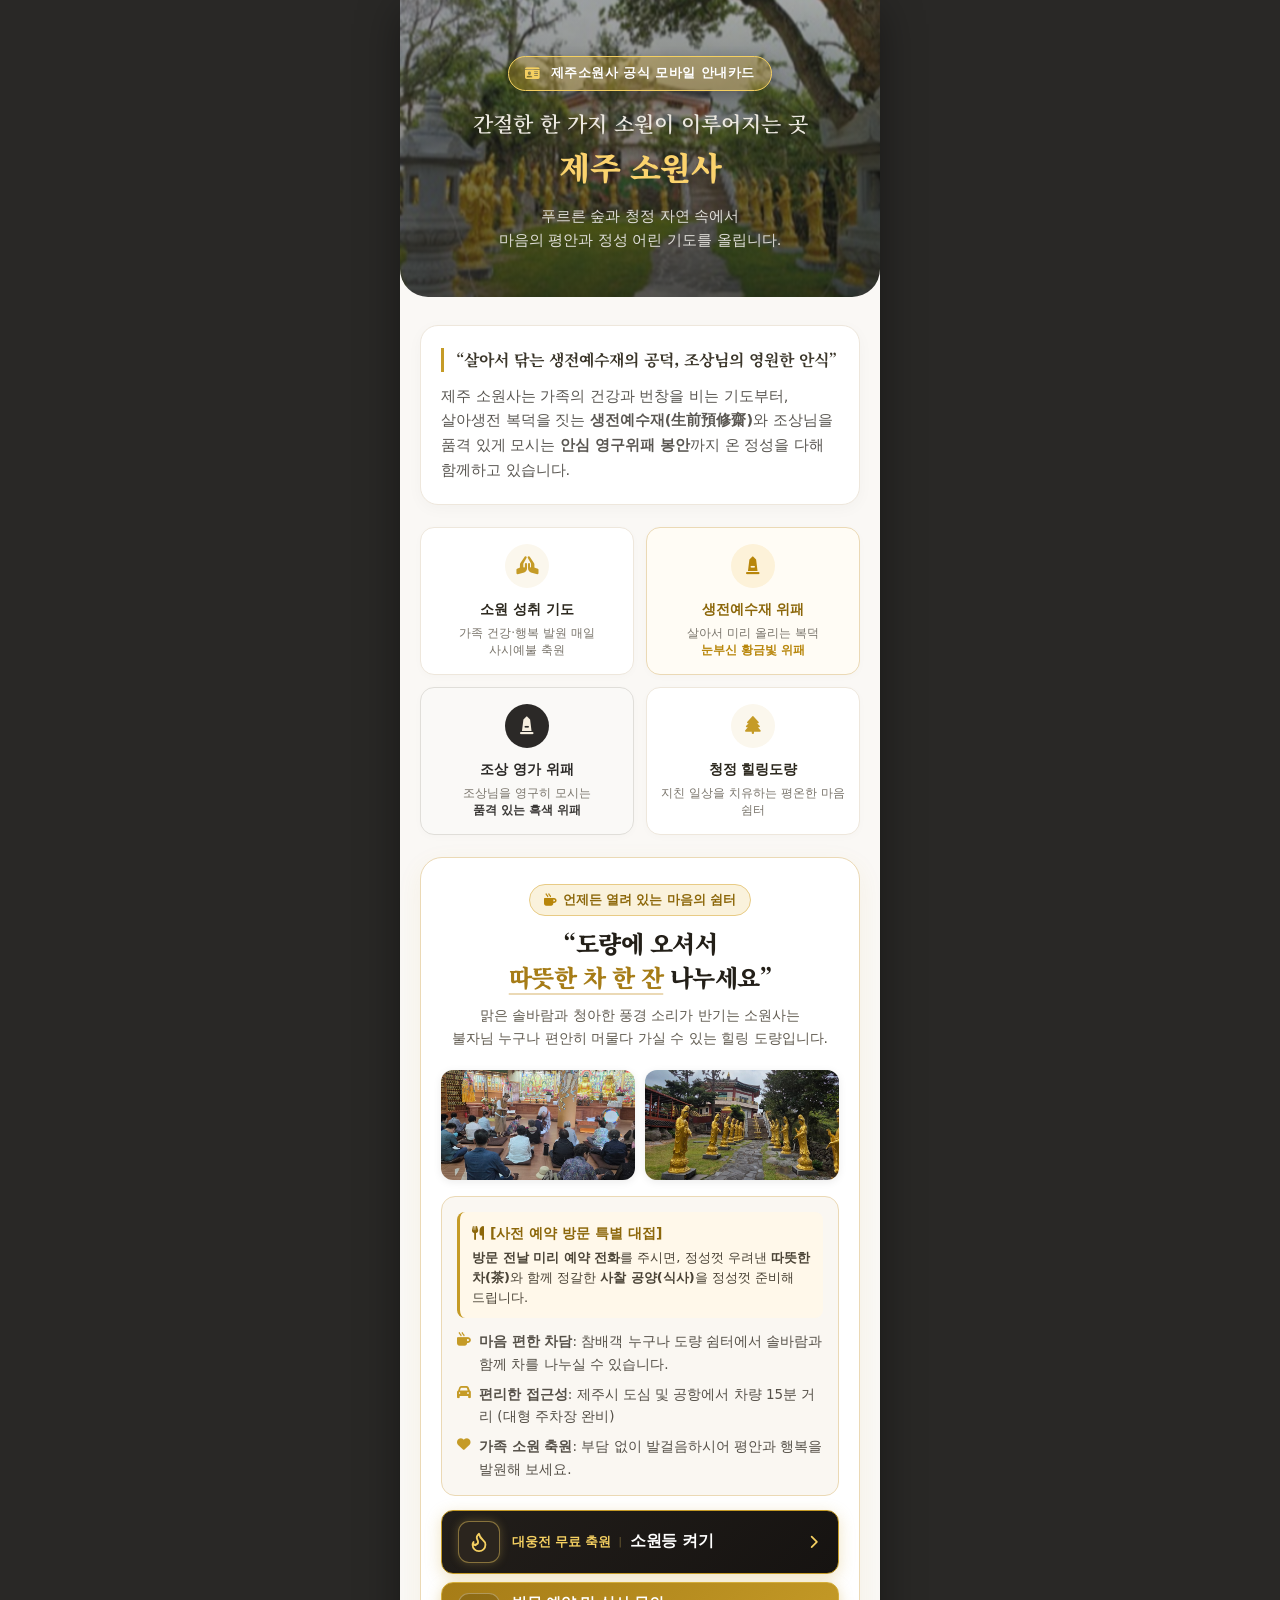
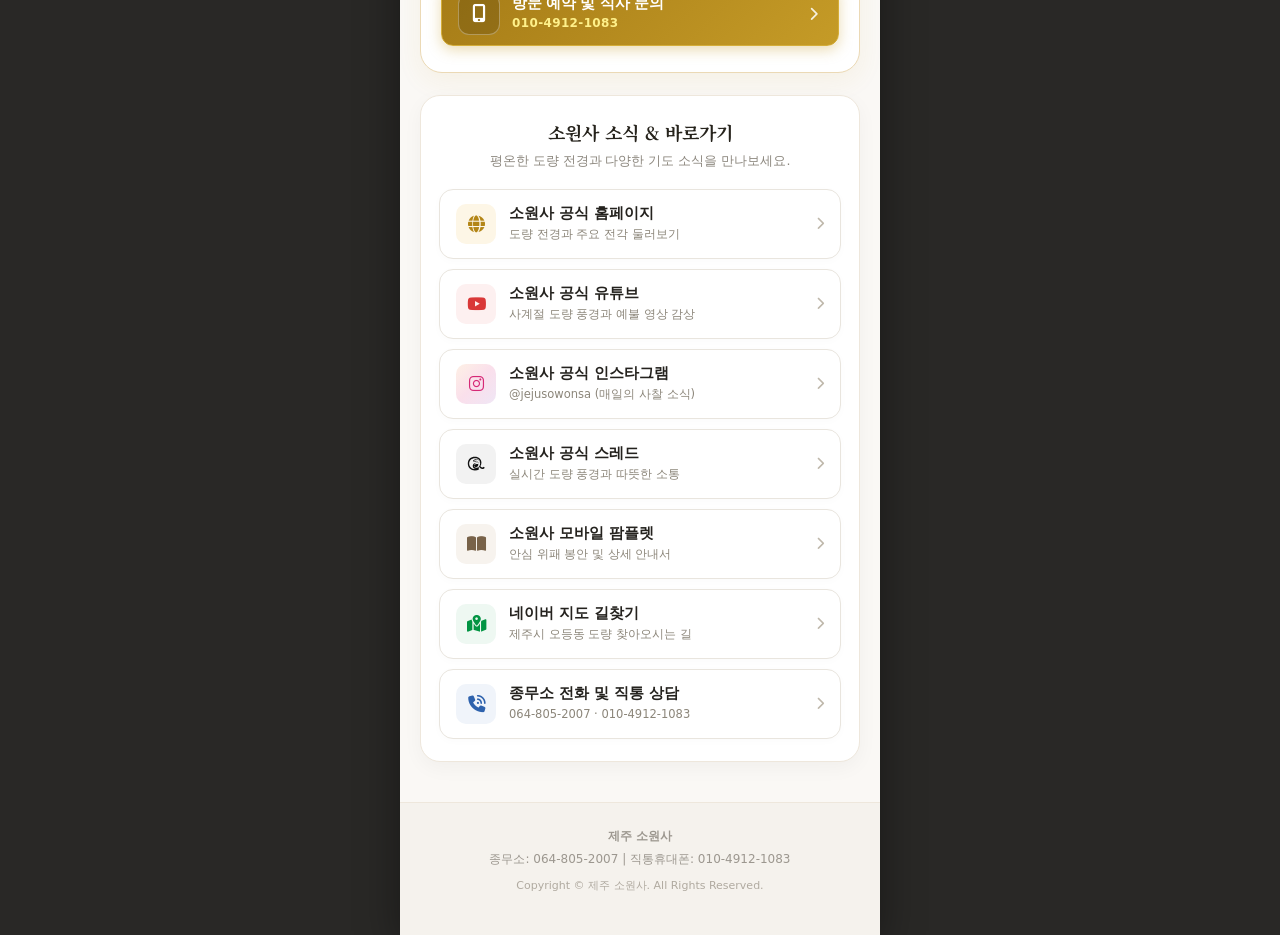
<file: introcard.html>
<!DOCTYPE html>
<html lang="ko">
<head>
  <meta charset="UTF-8" />
  <meta name="viewport" content="width=device-width, initial-scale=1.0, maximum-scale=1.0, user-scalable=no" />
  
  <!-- Primary Meta Tags -->
  <title>[제주소원사 안내카드] 간절한 한 가지 소원이 이루어지는 도량</title>
  <meta name="title" content="[제주소원사 안내카드] 간절한 한 가지 소원이 이루어지는 도량" />
  <meta name="description" content="가족의 평안과 조상님의 극락왕생을 정성껏 발원하는 제주소원사 모바일 안내카드입니다. (대웅전 소원등 켜기 · 사찰 방문 공양 예약)" />
  
  <!-- Open Graph / KakaoTalk Preview -->
  <meta property="og:type" content="website" />
  <meta property="og:url" content="https://sowonsa.vercel.app/introcard" />
  <meta property="og:site_name" content="제주소원사 모바일 안내카드" />
  <meta property="og:title" content="[제주소원사 안내카드] 간절한 한 가지 소원이 이루어지는 도량" />
  <meta property="og:description" content="가족의 평안과 조상님의 극락왕생을 정성껏 발원하는 제주소원사 모바일 안내카드입니다. 대웅전 무료 소원등 켜기 & 방문 공양 예약" />
  <meta property="og:image" content="https://sowonsa.vercel.app/images/sowonsa_real_cover_path.png" />
  
  <!-- Twitter -->
  <meta property="twitter:card" content="summary_large_image" />
  <meta property="twitter:url" content="https://sowonsa.vercel.app/introcard" />
  <meta property="twitter:title" content="[제주소원사 안내카드] 간절한 한 가지 소원이 이루어지는 도량" />
  <meta property="twitter:description" content="가족의 평안과 조상님의 극락왕생을 정성껏 발원하는 제주소원사 모바일 안내카드입니다." />
  <meta property="twitter:image" content="https://sowonsa.vercel.app/images/sowonsa_real_cover_path.png" />
  
  <!-- Fonts & Icons -->
  <link rel="preconnect" href="https://fonts.googleapis.com">
  <link rel="preconnect" href="https://fonts.gstatic.com" crossorigin>
  <link href="https://fonts.googleapis.com/css2?family=Noto+Serif+KR:wght@500;700;900&family=Pretendard:wght@400;500;600;700&display=swap" rel="stylesheet">
  <link rel="stylesheet" href="https://cdnjs.cloudflare.com/ajax/libs/font-awesome/6.5.1/css/all.min.css">

  <style>
    :root {
      --primary-gold: #c59b27;
      --gold-light: #f7eed7;
      --gold-dark: #8e6d15;
      --bg-warm: #faf8f5;
      --text-dark: #232220;
      --text-sub: #5a5752;
      --card-border: #eee7dc;
    }

    * {
      box-sizing: border-box;
      margin: 0;
      padding: 0;
      -webkit-tap-highlight-color: transparent;
    }

    body {
      font-family: 'Pretendard', -apple-system, BlinkMacSystemFont, system-ui, Roboto, sans-serif;
      background-color: #292826;
      color: var(--text-dark);
      line-height: 1.6;
      display: flex;
      justify-content: center;
      min-height: 100vh;
    }

    /* 모바일 중심 카카오톡 인앱 브라우저 최적화 컨테이너 */
    .mobile-wrapper {
      width: 100%;
      max-width: 480px;
      background-color: var(--bg-warm);
      min-height: 100vh;
      display: flex;
      flex-direction: column;
      box-shadow: 0 10px 40px rgba(0, 0, 0, 0.4);
      position: relative;
    }

    /* 헤더 히어로 섹션 (실제 도량 사진이 밝고 화사하게 드러나도록 조정) */
    .hero-section {
      position: relative;
      background: linear-gradient(180deg, rgba(16, 15, 13, 0.35) 0%, rgba(16, 15, 13, 0.68) 100%),
                  url('./images/sowonsa_real_cover_path.png') center 35%/cover no-repeat;
      color: #ffffff;
      padding: 56px 24px 44px 24px;
      text-align: center;
      border-radius: 0 0 28px 28px;
    }

    .temple-badge {
      display: inline-flex;
      align-items: center;
      gap: 6px;
      background: rgba(197, 155, 39, 0.22);
      border: 1px solid rgba(247, 238, 215, 0.45);
      color: #f7eed7;
      padding: 6px 14px;
      border-radius: 30px;
      font-size: 13px;
      font-weight: 600;
      letter-spacing: 0.5px;
      margin-bottom: 18px;
    }

    .hero-title {
      font-family: 'Noto Serif KR', serif;
      font-size: 21px;
      line-height: 1.4;
      font-weight: 600;
      color: #ede9e1;
      margin-bottom: 16px;
      word-break: keep-all;
    }

    .hero-brand {
      display: block;
      font-size: 32px;
      font-weight: 900;
      color: #fbd36d;
      margin-top: 6px;
      letter-spacing: -0.5px;
      text-shadow: 0 2px 10px rgba(0, 0, 0, 0.45);
    }

    .hero-subtitle {
      font-size: 14.5px;
      color: #e0ded9;
      line-height: 1.65;
      word-break: keep-all;
    }

    /* 본문 콘텐츠 */
    .content-area {
      padding: 28px 20px 40px;
      display: flex;
      flex-direction: column;
      gap: 22px;
      flex: 1;
    }

    /* 안내 카드 박스 */
    .intro-card {
      background: #ffffff;
      border-radius: 18px;
      padding: 22px 20px;
      border: 1px solid var(--card-border);
      box-shadow: 0 4px 16px rgba(0,0,0,0.03);
    }

    .intro-quote {
      font-family: 'Noto Serif KR', serif;
      font-size: 16px;
      font-weight: 700;
      color: #3b362a;
      border-left: 3.5px solid var(--primary-gold);
      padding-left: 12px;
      margin-bottom: 12px;
      line-height: 1.5;
    }

    .intro-desc {
      font-size: 14.5px;
      color: var(--text-sub);
      line-height: 1.7;
      word-break: keep-all;
    }

    /* 주요 안내 그리드 */
    .features-list {
      display: grid;
      grid-template-columns: 1fr 1fr;
      gap: 12px;
    }

    .feature-item {
      background: #ffffff;
      border: 1px solid var(--card-border);
      border-radius: 14px;
      padding: 16px 14px;
      text-align: center;
      box-shadow: 0 2px 8px rgba(0,0,0,0.02);
    }

    .feature-icon {
      width: 44px;
      height: 44px;
      margin: 0 auto 10px;
      background: #fbf7ed;
      border-radius: 50%;
      display: flex;
      align-items: center;
      justify-content: center;
      color: var(--primary-gold);
      font-size: 18px;
    }

    .feature-title {
      font-size: 14px;
      font-weight: 700;
      color: #2b271d;
      margin-bottom: 4px;
    }

    .feature-sub {
      font-size: 12px;
      color: #79746b;
      line-height: 1.4;
      word-break: keep-all;
    }

    /* 소원사 공식 링크 목록 섹션 */
    .links-section {
      background: #ffffff;
      border-radius: 20px;
      padding: 22px 18px;
      border: 1px solid var(--card-border);
      box-shadow: 0 6px 20px rgba(0, 0, 0, 0.04);
    }

    .section-header {
      text-align: center;
      margin-bottom: 18px;
    }

    .section-title {
      font-family: 'Noto Serif KR', serif;
      font-size: 18px;
      font-weight: 700;
      color: #26231c;
      margin-bottom: 4px;
    }

    .section-desc {
      font-size: 12.5px;
      color: #8c877e;
    }

    /* 클릭 버튼 링크 스타일 */
    .action-links {
      display: flex;
      flex-direction: column;
      gap: 12px;
    }

    /* 모던 프리미엄 링크 리스트 디자인 */
    .action-links {
      display: flex;
      flex-direction: column;
      gap: 10px;
    }

    .link-btn {
      display: flex;
      align-items: center;
      justify-content: space-between;
      padding: 14px 16px;
      border-radius: 14px;
      text-decoration: none;
      background: #ffffff;
      border: 1px solid #e9e5de;
      box-shadow: 0 2px 8px rgba(0, 0, 0, 0.02);
      transition: all 0.25s cubic-bezier(0.16, 1, 0.3, 1);
      position: relative;
      overflow: hidden;
      cursor: pointer;
    }

    /* 마우스 커서 호버 시 역동적이고 부드러운 반응 */
    .link-btn:hover {
      transform: translateY(-3px) scale(1.015);
      border-color: #d1c7b8;
      box-shadow: 0 8px 24px rgba(0, 0, 0, 0.08);
      background: #ffffff;
    }

    .link-btn:hover .link-arrow {
      transform: translateX(4px);
      color: var(--primary-gold);
    }

    .link-btn:hover .link-icon-box {
      transform: scale(1.1) rotate(-3deg);
    }

    .link-btn:active {
      transform: translateY(0) scale(0.98);
      background: #faf8f5;
    }

    .link-left {
      display: flex;
      align-items: center;
      gap: 13px;
    }

    .link-icon-box {
      width: 40px;
      height: 40px;
      border-radius: 10px;
      display: flex;
      align-items: center;
      justify-content: center;
      font-size: 17px;
      flex-shrink: 0;
      transition: transform 0.25s ease;
    }

    .link-text-wrap {
      display: flex;
      flex-direction: column;
      text-align: left;
    }

    .link-title {
      font-size: 14.5px;
      font-weight: 700;
      color: #24221e;
      line-height: 1.35;
    }

    .link-sub {
      font-size: 11.5px;
      color: #8c867a;
      margin-top: 2px;
    }

    .link-right {
      display: flex;
      align-items: center;
      gap: 8px;
    }

    .link-badge {
      font-size: 11px;
      padding: 3px 8px;
      border-radius: 6px;
      font-weight: 600;
      letter-spacing: -0.2px;
    }

    .link-arrow {
      color: #bfb8ab;
      font-size: 13px;
      transition: transform 0.25s ease, color 0.25s ease;
    }

    /* 각 버튼별 세련된 포인트 컬러 (배경은 깔끔한 화이트톤 베이스) */
    .theme-gold .link-icon-box { background: #fdf6e6; color: #b38515; }
    .theme-gold .link-badge { background: #fdf3d8; color: #9c720e; }

    .theme-brown .link-icon-box { background: #f7f3ee; color: #786249; }
    .theme-brown .link-badge { background: #efeae2; color: #69533a; }

    .theme-red .link-icon-box { background: #fdf0f0; color: #d93838; }
    .theme-red .link-badge { background: #fde8e8; color: #c42929; }

    .theme-green .link-icon-box { background: #eef8f2; color: #029443; }
    .theme-green .link-badge { background: #e2f5e9; color: #027d39; }

    .theme-blue .link-icon-box { background: #f0f4fa; color: #2e62ad; }
    .theme-blue .link-badge { background: #e5edfa; color: #1f5096; }

    /* 인스타그램 & 스레드 테마 */
    .theme-instagram .link-icon-box {
      background: linear-gradient(135deg, rgba(245, 133, 41, 0.12), rgba(221, 42, 123, 0.15), rgba(129, 52, 175, 0.12));
      color: #d62976;
    }
    .theme-instagram .link-badge { background: #fde8ef; color: #c13584; }

    .theme-threads .link-icon-box { background: #f2f2f2; color: #111111; }
    .theme-threads .link-badge { background: #e8e8e8; color: #111111; }

    .theme-darkgreen .link-icon-box { background: #e9f5ed; color: #106b32; }
    .theme-darkgreen .link-badge { background: #d7eedf; color: #0d5829; }
    .theme-highlight {
      border: 1.5px solid #d4eedb;
      background: #fbfdfc;
    }



    /* 모바일 법당 소원등 켜기 특별 버튼 (다크 골드 프리미엄) */
    .link-btn.theme-sowonpray {
      background: linear-gradient(135deg, #221e1a 0%, #161311 100%);
      border: 1.5px solid #c59b27;
      box-shadow: 0 4px 16px rgba(197, 155, 39, 0.25);
    }
    .link-btn.theme-sowonpray:hover {
      background: linear-gradient(135deg, #2a2520 0%, #1c1815 100%);
      border-color: #f5d061;
      box-shadow: 0 6px 22px rgba(245, 208, 97, 0.35);
      transform: translateY(-3px) scale(1.015);
    }
    .link-btn.theme-sowonpray .link-icon-box {
      background: #2b251e;
      border: 1px solid rgba(245, 208, 97, 0.4);
      color: #f5d061;
      box-shadow: 0 0 10px rgba(245, 208, 97, 0.2);
    }
    .link-btn.theme-sowonpray .link-title {
      color: #ffffff !important;
      font-weight: 800;
      font-size: 16px;
      letter-spacing: -0.02em;
    }
    .link-btn.theme-sowonpray .link-sub {
      color: #f5d061 !important;
      font-weight: 700;
      font-size: 11.5px;
      letter-spacing: 0.02em;
    }
    .link-btn.theme-sowonpray .link-badge {
      background: rgba(197, 155, 39, 0.25);
      color: #f5d061;
      border: 1px solid rgba(245, 208, 97, 0.4);
      font-size: 10px;
      padding: 3px 8px;
      border-radius: 20px;
      font-weight: 700;
    }
    .link-btn.theme-sowonpray .link-arrow {
      color: #f5d061;
    }

    /* 푸터 */
    footer {
      text-align: center;
      padding: 24px 20px 36px;
      font-size: 12px;
      color: #9c978f;
      line-height: 1.6;
      border-top: 1px solid var(--card-border);
      background: #f5f2ed;
    }

    footer p {
      margin-bottom: 4px;
    }

    /* 토스트 알림 (링크 복사용) */
    #toast {
      visibility: hidden;
      min-width: 200px;
      background-color: rgba(30, 29, 27, 0.9);
      color: #fff;
      text-align: center;
      border-radius: 24px;
      padding: 10px 18px;
      position: fixed;
      z-index: 1000;
      bottom: 30px;
      left: 50%;
      transform: translateX(-50%);
      font-size: 13px;
      opacity: 0;
      transition: opacity 0.3s, visibility 0.3s;
    }

    #toast.show {
      visibility: visible;
      opacity: 1;
    }
  </style>
</head>
<body>

  <div class="mobile-wrapper">
    <!-- 헤더 섹션 -->
    <header class="hero-section">
      <div class="temple-badge" style="background: rgba(197, 155, 39, 0.35); border: 1.5px solid #f5d061; color: #ffffff; font-weight: 700; font-size: 13px; padding: 6px 16px; border-radius: 30px; box-shadow: 0 4px 14px rgba(0,0,0,0.3);">
        <i class="fa-solid fa-id-card" style="color: #f5d061; margin-right: 4px;"></i> 제주소원사 공식 모바일 안내카드
      </div>
      <h1 class="hero-title">
        간절한 한 가지 소원이 이루어지는 곳<br />
        <span class="hero-brand">제주 소원사</span>
      </h1>
      <p class="hero-subtitle">
        푸르른 숲과 청정 자연 속에서<br />
        마음의 평안과 정성 어린 기도를 올립니다.
      </p>
    </header>

    <!-- 메인 본문 콘텐츠 -->
    <main class="content-area">
      
      <!-- 소개 카드 -->
      <article class="intro-card">
        <div class="intro-quote">
          “살아서 닦는 생전예수재의 공덕, 조상님의 영원한 안식”
        </div>
        <p class="intro-desc">
          제주 소원사는 가족의 건강과 번창을 비는 기도부터, 살아생전 복덕을 짓는 <strong>생전예수재(生前預修齋)</strong>와 조상님을 품격 있게 모시는 <strong>안심 영구위패 봉안</strong>까지 온 정성을 다해 함께하고 있습니다.
        </p>
      </article>

      <!-- 핵심 특징 그리드 (4대 핵심 가치) -->
      <section class="features-list">
        <div class="feature-item">
          <div class="feature-icon">
            <i class="fa-solid fa-hands-praying"></i>
          </div>
          <div class="feature-title">소원 성취 기도</div>
          <div class="feature-sub">가족 건강·행복 발원 매일 사시예불 축원</div>
        </div>

        <!-- 1. 생전예수재 (황금빛 위패) -->
        <div class="feature-item" style="border: 1.5px solid #ebd9b5; background: #fffcf5;">
          <div class="feature-icon" style="background: #fdf2d9; color: #b8860b;">
            <i class="fa-solid fa-monument"></i>
          </div>
          <div class="feature-title" style="color: #8c670a;">생전예수재 위패</div>
          <div class="feature-sub">살아서 미리 올리는 복덕<br><strong style="color: #b8860b;">눈부신 황금빛 위패</strong></div>
        </div>

        <!-- 2. 안심 조상영가 위패 (품격 흑색 위패) -->
        <div class="feature-item" style="border: 1.5px solid #e0ded9; background: #faf9f7;">
          <div class="feature-icon" style="background: #2b2927; color: #f5eedf;">
            <i class="fa-solid fa-monument"></i>
          </div>
          <div class="feature-title" style="color: #2b2927;">조상 영가 위패</div>
          <div class="feature-sub">조상님을 영구히 모시는<br><strong style="color: #3b3937;">품격 있는 흑색 위패</strong></div>
        </div>

        <div class="feature-item">
          <div class="feature-icon">
            <i class="fa-solid fa-tree"></i>
          </div>
          <div class="feature-title">청정 힐링도량</div>
          <div class="feature-sub">지친 일상을 치유하는 평온한 마음 쉼터</div>
        </div>
      </section>

      <!-- 도량 방문 안내 & 힐링 포인트 카드 -->
      <section class="visit-guide-card" style="background: #ffffff; border-radius: 22px; padding: 26px 20px; border: 1.5px solid #ebd9b5; box-shadow: 0 8px 26px rgba(197, 155, 39, 0.08);">
        <div style="text-align: center; margin-bottom: 20px;">
          <!-- 감성 초대 뱃지 -->
          <div style="display: inline-flex; align-items: center; gap: 6px; background: #faf2dc; border: 1px solid #e8cb85; color: #8c670a; padding: 5px 14px; border-radius: 20px; font-size: 12.5px; font-weight: 700; margin-bottom: 10px;">
            <i class="fa-solid fa-mug-hot" style="color: #b8860b;"></i> 언제든 열려 있는 마음의 쉼터
          </div>
          
          <!-- 강조된 메인 타이틀 -->
          <h2 style="font-family: 'Noto Serif KR', serif; font-size: 24px; font-weight: 900; color: #231f18; line-height: 1.4; word-break: keep-all; letter-spacing: -0.5px;">
            “도량에 오셔서<br>
            <span style="color: #a67c17; text-decoration: underline; text-decoration-color: #ebd9b5; text-underline-offset: 6px;">따뜻한 차 한 잔</span> 나누세요”
          </h2>

          <p style="font-size: 14px; color: #615b50; margin-top: 10px; line-height: 1.65; word-break: keep-all;">
            맑은 솔바람과 청아한 풍경 소리가 반기는 소원사는<br>
            불자님 누구나 편안히 머물다 가실 수 있는 힐링 도량입니다.
          </p>
        </div>

        <!-- 소원사 풍경 미니 갤러리 2열 -->
        <div style="display: grid; grid-template-columns: 1fr 1fr; gap: 10px; margin-bottom: 16px;">
          <div style="border-radius: 12px; overflow: hidden; height: 110px; box-shadow: 0 2px 8px rgba(0,0,0,0.08);">
            <img src="./images/sowonsa_real_daewoongjeon.jpg" alt="소원사 큰법당" style="width: 100%; height: 100%; object-fit: cover;">
          </div>
          <div style="border-radius: 12px; overflow: hidden; height: 110px; box-shadow: 0 2px 8px rgba(0,0,0,0.08);">
            <img src="./images/sowonsa_golden_buddha_path.jpg" alt="해수관세음보살길" style="width: 100%; height: 100%; object-fit: cover;">
          </div>
        </div>

        <!-- 방문 혜택 안내 -->
        <div style="background: #faf7f2; border-radius: 14px; padding: 15px; font-size: 13.5px; color: #555048; line-height: 1.65; border: 1px solid #ebd9b5;">
          <!-- 핵심 강조: 전날 예약 방문 시 차 & 식사 준비 -->
          <div style="background: #fff8ea; border-left: 3.5px solid var(--primary-gold); padding: 10px 12px; border-radius: 8px; margin-bottom: 12px;">
            <div style="color: #8c670a; font-weight: 700; font-size: 14px; margin-bottom: 3px; display: flex; align-items: center; gap: 6px;">
              <i class="fa-solid fa-utensils"></i> [사전 예약 방문 특별 대접]
            </div>
            <p style="color: #4a4336; font-size: 13px; line-height: 1.55;">
              <strong>방문 전날 미리 예약 전화</strong>를 주시면, 정성껏 우려낸 <strong>따뜻한 차(茶)</strong>와 함께 정갈한 <strong>사찰 공양(식사)</strong>을 정성껏 준비해 드립니다.
            </p>
          </div>

          <div style="display: flex; gap: 8px; margin-bottom: 8px;">
            <i class="fa-solid fa-mug-hot" style="color: var(--primary-gold); margin-top: 3px;"></i>
            <span><strong>마음 편한 차담</strong>: 참배객 누구나 도량 쉼터에서 솔바람과 함께 차를 나누실 수 있습니다.</span>
          </div>
          <div style="display: flex; gap: 8px; margin-bottom: 8px;">
            <i class="fa-solid fa-car" style="color: var(--primary-gold); margin-top: 3px;"></i>
            <span><strong>편리한 접근성</strong>: 제주시 도심 및 공항에서 차량 15분 거리 (대형 주차장 완비)</span>
          </div>
          <div style="display: flex; gap: 8px;">
            <i class="fa-solid fa-heart" style="color: var(--primary-gold); margin-top: 3px;"></i>
            <span><strong>가족 소원 축원</strong>: 부담 없이 발걸음하시어 평안과 행복을 발원해 보세요.</span>
          </div>
        </div>

        <!-- 1. [첫 번째 위치] 대웅전 무료 축원: 소원등 켜기 특별 배너 -->
        <div onclick="openLanternModal()" style="cursor: pointer; display: flex; align-items: center; justify-content: space-between; background: linear-gradient(135deg, #221e1a 0%, #161311 100%); border: 1.5px solid #c59b27; border-radius: 12px; padding: 10px 16px; margin-top: 14px; box-shadow: 0 4px 16px rgba(197, 155, 39, 0.28); transition: all 0.25s ease;" onmouseover="this.style.transform='translateY(-2px)'" onmouseout="this.style.transform='none'">
          <div style="display: flex; align-items: center; gap: 12px;">
            <div style="width: 42px; height: 42px; border-radius: 11px; background: #2b251e; border: 1px solid rgba(245, 208, 97, 0.45); display: flex; align-items: center; justify-content: center; color: #f5d061; box-shadow: 0 0 10px rgba(245, 208, 97, 0.25); flex-shrink: 0;">
              <svg width="22" height="22" viewBox="0 0 24 24" fill="none" stroke="#f5d061" stroke-width="2" stroke-linecap="round" stroke-linejoin="round">
                <path d="M8.5 14.5A2.5 2.5 0 0 0 11 12c0-1.38-.5-2-1-3-1.072-2.143-.224-4.054 2-6 .5 2.5 2 4.9 4 6.5 2 1.6 3 3.5 3 5.5a7 7 0 1 1-14 0c0-1.153.433-2.294 1-3a2.5 2.5 0 0 0 2.5 3.5z"/>
              </svg>
            </div>
            <div style="display: flex; align-items: center; gap: 8px; text-align: left; white-space: nowrap;">
              <span style="color: #f5d061; font-weight: 700; font-size: 12.5px; letter-spacing: -0.01em;">대웅전 무료 축원</span>
              <span style="color: rgba(245, 208, 97, 0.4); font-size: 10px;">|</span>
              <span style="color: #ffffff; font-weight: 800; font-size: 15.5px; letter-spacing: -0.02em;">소원등 켜기</span>
            </div>
          </div>
          <i class="fa-solid fa-chevron-right" style="color: #f5d061; font-size: 14px; margin-right: 4px;"></i>
        </div>

        <!-- 2. [두 번째 위치] 방문 예약 및 식사 문의 버튼 (터치 시 방문 예약 팝업 오픈) -->
        <div onclick="openVisitModal()" role="button" tabindex="0" style="cursor: pointer; display: flex; align-items: center; justify-content: space-between; background: linear-gradient(135deg, #a67c17 0%, #c59b27 100%); border: 1.5px solid #d4ad39; color: #fff; padding: 10px 16px; border-radius: 12px; margin-top: 8px; font-weight: 700; font-size: 15px; box-shadow: 0 4px 14px rgba(197, 155, 39, 0.35); transition: all 0.25s ease;" onmouseover="this.style.transform='translateY(-2px)'" onmouseout="this.style.transform='none'">
          <div style="display: flex; align-items: center; gap: 12px;">
            <div style="width: 42px; height: 42px; border-radius: 11px; background: rgba(0, 0, 0, 0.15); border: 1px solid rgba(255, 255, 255, 0.3); display: flex; align-items: center; justify-content: center; color: #ffffff; font-size: 18px; flex-shrink: 0;">
              <i class="fa-solid fa-mobile-screen-button"></i>
            </div>
            <div style="display: flex; flex-direction: column; text-align: left; justify-content: center;">
              <span style="color: #ffffff; font-weight: 800; font-size: 14.5px; letter-spacing: -0.02em; line-height: 1.25;">방문 예약 및 식사 문의</span>
              <span style="color: #fef08a; font-weight: 700; font-size: 12px; letter-spacing: 0.03em; margin-top: 2px;">010-4912-1083</span>
            </div>
          </div>
          <i class="fa-solid fa-chevron-right" style="color: rgba(255,255,255,0.85); font-size: 14px; margin-right: 4px;"></i>
        </div>
      </section>

      <!-- 소원사 공식 안내 링크 (요청사항: 하단 위치) -->
      <section class="links-section">
        <div class="section-header">
          <h2 class="section-title">소원사 소식 & 바로가기</h2>
          <p class="section-desc">평온한 도량 전경과 다양한 기도 소식을 만나보세요.</p>
        </div>

        <div class="action-links">
          <!-- 1. 소원사 공식 홈페이지 (전체 도량 및 소개 파악) -->
          <a href="https://sowonsa.vercel.app/" target="_blank" rel="noopener noreferrer" class="link-btn theme-gold">
            <div class="link-left">
              <div class="link-icon-box">
                <i class="fa-solid fa-globe"></i>
              </div>
              <div class="link-text-wrap">
                <span class="link-title">소원사 공식 홈페이지</span>
                <span class="link-sub">도량 전경과 주요 전각 둘러보기</span>
              </div>
            </div>
            <i class="fa-solid fa-chevron-right link-arrow"></i>
          </a>

          <!-- 2. 공식 유튜브 (생생한 영상으로 마음의 안식 전달) -->
          <a href="https://www.youtube.com/@jejusowonsa" target="_blank" rel="noopener noreferrer" class="link-btn theme-red">
            <div class="link-left">
              <div class="link-icon-box">
                <i class="fa-brands fa-youtube"></i>
              </div>
              <div class="link-text-wrap">
                <span class="link-title">소원사 공식 유튜브</span>
                <span class="link-sub">사계절 도량 풍경과 예불 영상 감상</span>
              </div>
            </div>
            <i class="fa-solid fa-chevron-right link-arrow"></i>
          </a>

          <!-- 3. 공식 인스타그램 (신규 추가) -->
          <a href="https://www.instagram.com/jejusowonsa/" target="_blank" rel="noopener noreferrer" class="link-btn theme-instagram">
            <div class="link-left">
              <div class="link-icon-box">
                <i class="fa-brands fa-instagram"></i>
              </div>
              <div class="link-text-wrap">
                <span class="link-title">소원사 공식 인스타그램</span>
                <span class="link-sub">@jejusowonsa (매일의 사찰 소식)</span>
              </div>
            </div>
            <i class="fa-solid fa-chevron-right link-arrow"></i>
          </a>

          <!-- 4. 공식 스레드 (신규 추가) -->
          <a href="https://www.threads.net/@jejusowonsa" target="_blank" rel="noopener noreferrer" class="link-btn theme-threads">
            <div class="link-left">
              <div class="link-icon-box">
                <svg width="18" height="18" viewBox="0 0 192 192" fill="currentColor" xmlns="http://www.w3.org/2000/svg">
                  <path d="M141.537 88.9883C140.71 88.5919 139.87 88.2109 139.019 87.8451C137.537 60.5382 122.616 44.905 97.5619 44.745C97.4484 44.7443 97.3355 44.7443 97.222 44.7443C82.2364 44.7443 69.7731 51.1409 62.102 62.7807L75.881 72.2328C81.6145 63.5383 90.5707 60.5386 97.222 60.5386C97.3001 60.5386 97.3789 60.5386 97.4578 60.5393C110.669 60.6232 120.916 69.4589 122.951 84.148C116.892 82.8021 110.147 82.2046 102.825 82.3592C76.0125 82.9254 60.2705 97.0427 60.8527 117.844C61.4087 137.708 77.0121 148.601 96.671 148.601C111.968 148.601 123.635 142.062 131.066 129.288C137.472 143.149 149.261 149.601 166.758 148.601C176.756 148.029 184.811 143.344 190.283 135.031L176.504 125.579C173.284 130.469 168.966 132.887 163.636 133.192C154.551 133.712 147.781 128.536 143.518 117.797C149.721 107.502 153.221 95.8361 153.844 83.3364C154.792 64.3364 148.423 48.0031 135.434 36.1698C123.018 24.8573 105.748 18.7443 84.1136 18.7443C62.0006 18.7443 43.6846 25.4357 29.6896 38.647C15.6946 51.8584 8.69727 69.5807 8.69727 91.8139C8.69727 114.047 15.6946 131.769 29.6896 144.981C43.6846 158.192 62.0006 164.884 84.1136 164.884C100.826 164.884 116.326 160.717 130.613 152.384L122.78 138.895C110.892 145.839 98.0006 149.311 84.1136 149.311C66.558 149.311 52.0163 143.895 40.4883 133.061C28.9603 122.228 23.1963 108.478 23.1963 91.8139C23.1963 75.1498 28.9603 61.4001 40.4883 50.5668C52.0163 39.7334 66.558 34.3175 84.1136 34.3175C101.669 34.3175 115.392 39.123 125.281 48.7341C135.17 58.3453 140.061 71.0119 139.953 86.7341C139.845 102.456 135.281 115.012 126.262 124.401C120.301 130.609 112.518 134.128 102.914 134.958C89.5699 136.103 76.8527 128.734 76.558 117.401C76.2634 106.067 86.8527 97.458 103.114 97.1139C108.971 96.9898 115.114 97.5252 121.544 98.7202C121.284 105.748 119.569 111.968 116.4 117.38C112.781 123.567 106.518 126.969 97.6136 127.584C86.7386 128.341 78.4721 121.712 78.0163 108.825C77.5606 95.9388 86.9721 86.7341 102.721 86.4008C110.147 86.2443 117.38 86.9898 124.421 88.6368C124.781 87.2109 124.966 85.7341 124.972 84.2109C124.972 84.178 124.972 84.1451 124.972 84.1122C124.972 84.0793 124.972 84.0464 124.972 84.0135C124.421 72.8451 116.892 65.7341 102.421 65.6092C97.0006 65.5623 90.722 67.9254 85.722 73.1139L74.881 61.9698C82.5521 53.9698 92.518 50.1409 102.518 50.1409C102.631 50.1409 102.744 50.1409 102.857 50.1416C123.236 50.271 138.825 61.9698 140.236 84.3451C140.71 85.9076 141.147 87.4545 141.537 88.9883Z"/>
                </svg>
              </div>
              <div class="link-text-wrap">
                <span class="link-title">소원사 공식 스레드</span>
                <span class="link-sub">실시간 도량 풍경과 따뜻한 소통</span>
              </div>
            </div>
            <i class="fa-solid fa-chevron-right link-arrow"></i>
          </a>

          <!-- 5. 모바일 팜플렛 (위패/기도 구체적 안내) -->
          <a href="/pamphlet" target="_blank" rel="noopener noreferrer" class="link-btn theme-brown">
            <div class="link-left">
              <div class="link-icon-box">
                <i class="fa-solid fa-book-open"></i>
              </div>
              <div class="link-text-wrap">
                <span class="link-title">소원사 모바일 팜플렛</span>
                <span class="link-sub">안심 위패 봉안 및 상세 안내서</span>
              </div>
            </div>
            <i class="fa-solid fa-chevron-right link-arrow"></i>
          </a>

          <!-- 6. 네이버 지도 길찾기 (방문 의사 결정 후 위치 확인) -->
          <a href="https://naver.me/GTncELsO" target="_blank" rel="noopener noreferrer" class="link-btn theme-green">
            <div class="link-left">
              <div class="link-icon-box">
                <i class="fa-solid fa-map-location-dot"></i>
              </div>
              <div class="link-text-wrap">
                <span class="link-title">네이버 지도 길찾기</span>
                <span class="link-sub">제주시 오등동 도량 찾아오시는 길</span>
              </div>
            </div>
            <i class="fa-solid fa-chevron-right link-arrow"></i>
          </a>

          <!-- 7. 종무소 및 직통 휴대폰 상담 전화 -->
          <a href="tel:010-4912-1083" class="link-btn theme-blue">
            <div class="link-left">
              <div class="link-icon-box">
                <i class="fa-solid fa-phone-volume"></i>
              </div>
              <div class="link-text-wrap">
                <span class="link-title">종무소 전화 및 직통 상담</span>
                <span class="link-sub">064-805-2007 · 010-4912-1083</span>
              </div>
            </div>
            <i class="fa-solid fa-chevron-right link-arrow"></i>
          </a>
        </div>
      </section>

    </main>

    <!-- 푸터 정보 -->
    <footer>
      <p><strong>제주 소원사</strong></p>
      <p>종무소: 064-805-2007 | 직통휴대폰: 010-4912-1083</p>
      <p style="margin-top: 8px; font-size: 11px; color: #b0aaa0;">
        Copyright © 제주 소원사. All Rights Reserved.
      </p>
    </footer>

    <!-- 복사 완료 안내 토스트 -->
    <div id="toast">주소가 복사되었습니다. 카톡에 붙여넣어 공유하세요!</div>
  </div>

  <!-- ========================================================================= -->
  <!-- [단독 탑재] 제주 소원사 대웅전 무료 축원 · 소원등 켜기 인터랙티브 모달 -->
  <!-- ========================================================================= -->
  <div id="lanternModal" style="display: none; position: fixed; inset: 0; z-index: 99999; background: rgba(10, 8, 6, 0.82); backdrop-filter: blur(8px); -webkit-backdrop-filter: blur(8px); align-items: center; justify-content: center; padding: 16px; overflow-y: auto;">
    
    <div style="position: relative; width: 100%; max-width: 420px; background: linear-gradient(180deg, #1f1912 0%, #15110c 100%); border: 1.5px solid #c59b27; border-radius: 24px; box-shadow: 0 25px 60px rgba(0,0,0,0.8), 0 0 35px rgba(197, 155, 39, 0.3); color: #fff; padding: 26px 20px 22px; text-align: center; box-sizing: border-box; max-height: 92vh; overflow-y: auto;">
      
      <!-- 닫기 버튼 -->
      <button type="button" onclick="closeLanternModal()" style="position: absolute; top: 16px; right: 16px; width: 32px; height: 32px; border-radius: 50%; background: rgba(255,255,255,0.08); border: 1px solid rgba(255,255,255,0.15); color: #ddd; font-size: 16px; display: flex; align-items: center; justify-content: center; cursor: pointer; transition: all 0.2s;" onmouseover="this.style.background='rgba(255,255,255,0.2)'" onmouseout="this.style.background='rgba(255,255,255,0.08)'">
        ✕
      </button>

      <!-- 상단 타이틀 & 뱃지 -->
      <div style="display: inline-flex; align-items: center; gap: 6px; padding: 4px 12px; border-radius: 20px; background: rgba(197, 155, 39, 0.2); border: 1px solid rgba(245, 208, 97, 0.4); color: #f5d061; font-size: 11px; font-weight: 700; margin-bottom: 8px;">
        <span>🪷</span> 대웅전 무료 축원 · 매일 사시예불
      </div>
      <h3 style="margin: 0 0 6px; font-family: 'Noto Serif KR', serif; font-size: 22px; font-weight: 900; color: #faf7f2; letter-spacing: -0.02em;">
        제주 소원사 소원등 켜기
      </h3>
      <p style="margin: 0 0 16px; font-size: 12.5px; color: #c4b9a9; line-height: 1.5;">
        정성을 다해 밝히신 등불은 부처님 대웅전에 봉안되며,<br>주지스님의 사시예불 축원에 함께 올려집니다.
      </p>

      <!-- 1. 소원등 입력 폼 뷰 (기본) -->
      <div id="lanternFormView">
        
        <!-- 중앙 연꽃 소원등 비주얼 (점등 전) -->
        <div style="margin: 10px auto 16px; width: 100px; height: 100px; border-radius: 50%; background: radial-gradient(circle, rgba(197,155,39,0.25) 0%, rgba(22,18,14,0) 70%); border: 1.5px dashed rgba(245, 208, 97, 0.4); display: flex; flex-direction: column; align-items: center; justify-content: center; position: relative;">
          <svg width="42" height="42" viewBox="0 0 24 24" fill="none" stroke="#f5d061" stroke-width="1.8" stroke-linecap="round" stroke-linejoin="round" style="filter: drop-shadow(0 0 8px rgba(245, 208, 97, 0.5));">
            <path d="M8.5 14.5A2.5 2.5 0 0 0 11 12c0-1.38-.5-2-1-3-1.072-2.143-.224-4.054 2-6 .5 2.5 2 4.9 4 6.5 2 1.6 3 3.5 3 5.5a7 7 0 1 1-14 0c0-1.153.433-2.294 1-3a2.5 2.5 0 0 0 2.5 3.5z"/>
          </svg>
          <span style="font-size: 10px; color: #f5d061; font-weight: 700; margin-top: 3px;">소원 발원</span>
        </div>

        <!-- 발원 분야 선택 (알약 뱃지 8종) -->
        <div style="text-align: left; margin-bottom: 12px;">
          <label style="display: block; font-size: 11.5px; font-weight: 700; color: #f5d061; margin-bottom: 6px;">
            ✦ 발원 분야 선택
          </label>
          <div style="display: grid; grid-cols: 4; grid-template-columns: repeat(4, 1fr); gap: 6px;" id="lanternCatGrid">
            <button type="button" class="lantern-cat-btn active" onclick="selectLanternCategory('가족평안', this)">가족평안</button>
            <button type="button" class="lantern-cat-btn" onclick="selectLanternCategory('건강/쾌유', this)">건강/쾌유</button>
            <button type="button" class="lantern-cat-btn" onclick="selectLanternCategory('사업번창', this)">사업번창</button>
            <button type="button" class="lantern-cat-btn" onclick="selectLanternCategory('학업성취', this)">학업성취</button>
            <button type="button" class="lantern-cat-btn" onclick="selectLanternCategory('소원성취', this)">소원성취</button>
            <button type="button" class="lantern-cat-btn" onclick="selectLanternCategory('인연/화합', this)">인연/화합</button>
            <button type="button" class="lantern-cat-btn" onclick="selectLanternCategory('업장소멸', this)">업장소멸</button>
            <button type="button" class="lantern-cat-btn" onclick="selectLanternCategory('마음안정', this)">마음안정</button>
          </div>
        </div>

        <!-- 성함 입력 -->
        <div style="text-align: left; margin-bottom: 12px;">
          <label style="display: block; font-size: 11.5px; font-weight: 700; color: #f5d061; margin-bottom: 6px;">
            ✦ 신청자 성함 또는 법명
          </label>
          <input type="text" id="lanternNameInput" placeholder="예: 김연화, 홍길동 가족" maxlength="20" style="width: 100%; box-sizing: border-box; background: #282119; border: 1px solid #4a3d2c; border-radius: 10px; padding: 10px 12px; color: #fff; font-size: 13.5px; outline: none; transition: border-color 0.2s;" onfocus="this.style.borderColor='#f5d061'" onblur="this.style.borderColor='#4a3d2c'">
        </div>

        <!-- 연락처(휴대폰 번호) 입력 -->
        <div style="text-align: left; margin-bottom: 12px;">
          <label style="display: block; font-size: 11.5px; font-weight: 700; color: #f5d061; margin-bottom: 6px;">
            ✦ 연락처 (휴대폰 번호) <span style="font-size: 10px; color: #b8ac9a; font-weight: 400;">*사시예불 축원 보고용</span>
          </label>
          <input type="tel" id="lanternPhoneInput" placeholder="예: 010-4912-1083" maxlength="15" style="width: 100%; box-sizing: border-box; background: #282119; border: 1px solid #4a3d2c; border-radius: 10px; padding: 10px 12px; color: #fff; font-size: 13.5px; outline: none; transition: border-color 0.2s;" onfocus="this.style.borderColor='#f5d061'" onblur="this.style.borderColor='#4a3d2c'">
        </div>

        <!-- 간절한 소원 한 줄 -->
        <div style="text-align: left; margin-bottom: 16px;">
          <label style="display: block; font-size: 11.5px; font-weight: 700; color: #f5d061; margin-bottom: 6px;">
            ✦ 간절한 소원 한 줄
          </label>
          <textarea id="lanternWishInput" rows="2" placeholder="부처님께 올리는 간절한 소원을 적어주세요. (예: 온 가족 건강하고 모든 일 원만성취 되기를 발원합니다)" maxlength="100" style="width: 100%; box-sizing: border-box; background: #282119; border: 1px solid #4a3d2c; border-radius: 10px; padding: 10px 12px; color: #fff; font-size: 13px; outline: none; resize: none; transition: border-color 0.2s; font-family: inherit; line-height: 1.5;" onfocus="this.style.borderColor='#f5d061'" onblur="this.style.borderColor='#4a3d2c'"></textarea>
        </div>

        <!-- 점등하기 버튼 -->
        <button type="button" onclick="lightUpLantern()" style="width: 100%; padding: 14px; border-radius: 12px; background: linear-gradient(135deg, #c59b27 0%, #e6b83c 50%, #9e7616 100%); color: #1c150c; font-size: 15.5px; font-weight: 900; border: none; cursor: pointer; box-shadow: 0 4px 18px rgba(197, 155, 39, 0.4); display: flex; align-items: center; justify-content: center; gap: 8px; transition: all 0.2s;" onmouseover="this.style.transform='scale(1.02)'" onmouseout="this.style.transform='none'">
          <span>🪔</span>
          <span>대웅전 소원등 켜기 (점등)</span>
        </button>

        <!-- 종무소 및 직통 문의 안내 -->
        <div style="margin-top: 12px; font-size: 11.5px; color: #c4b9a9; display: flex; align-items: center; justify-content: center; gap: 6px;">
          <i class="fa-solid fa-phone" style="color: #f5d061; font-size: 11px;"></i>
          <span>직통 축원 문의: <a href="tel:010-4912-1083" style="color: #f5d061; text-decoration: none; font-weight: 700;">010-4912-1083</a> (종무소: 064-805-2007)</span>
        </div>

      </div>

      <!-- 2. 점등 완료 뷰 (점등 시 나타남) -->
      <div id="lanternSuccessView" style="display: none;">
        
        <!-- 환하게 밝혀진 황금 연꽃 소원등 비주얼 -->
        <div style="margin: 10px auto 14px; position: relative; display: flex; flex-direction: column; align-items: center;">
          
          <!-- 소원등 본체 (황금 광배 효과) -->
          <div style="width: 120px; height: 120px; border-radius: 50%; background: radial-gradient(circle, #fde047 0%, #ca8a04 55%, #713f12 90%); box-shadow: 0 0 45px rgba(250, 204, 21, 0.75), 0 0 80px rgba(234, 179, 8, 0.4); display: flex; flex-direction: column; align-items: center; justify-content: center; position: relative; border: 2.5px solid #fef08a; animation: pulseGlow 2.5s infinite ease-in-out;">
            <svg width="48" height="48" viewBox="0 0 24 24" fill="#ffffff" stroke="#eab308" stroke-width="1.5" style="filter: drop-shadow(0 0 10px #ffffff);">
              <path d="M8.5 14.5A2.5 2.5 0 0 0 11 12c0-1.38-.5-2-1-3-1.072-2.143-.224-4.054 2-6 .5 2.5 2 4.9 4 6.5 2 1.6 3 3.5 3 5.5a7 7 0 1 1-14 0c0-1.153.433-2.294 1-3a2.5 2.5 0 0 0 2.5 3.5z"/>
            </svg>
            <span style="font-size: 11px; color: #1c150c; font-weight: 900; background: #fef08a; padding: 2px 8px; border-radius: 10px; margin-top: 3px;">
              점등 완료
            </span>
          </div>

          <!-- 소원등 아래 걸린 축원 리본 태그 -->
          <div style="width: 220px; background: #fffdfa; color: #231f1c; border: 1.5px solid #c59b27; border-radius: 12px; padding: 12px 14px; margin-top: 8px; box-shadow: 0 4px 15px rgba(0,0,0,0.3); text-align: center; position: relative;">
            <div style="display: flex; align-items: center; justify-content: center; gap: 4px; margin-bottom: 4px;">
              <span style="font-size: 10px; font-weight: 700; color: #9c720e; background: #fef3c7; display: inline-block; padding: 2px 7px; border-radius: 4px;" id="litCategoryBadge">가족평안</span>
              <span style="font-size: 10px; color: #78716c;" id="litPhoneText"></span>
            </div>
            <div style="font-size: 15px; font-weight: 900; color: #1c1917; margin-bottom: 4px;" id="litNameText">
              홍길동 불자님
            </div>
            <div style="font-size: 12px; color: #44403c; line-height: 1.45; word-break: keep-all;" id="litWishText">
              온 가족이 건강하고 올 한 해 소원성취하기를 발원합니다.
            </div>
          </div>

        </div>

        <!-- 축원 완료 축하 메시지 -->
        <div style="background: rgba(197, 155, 39, 0.15); border: 1px solid rgba(245, 208, 97, 0.35); border-radius: 12px; padding: 12px 14px; margin-bottom: 12px;">
          <p style="margin: 0 0 4px; color: #f5d061; font-weight: 700; font-size: 13.5px;">
            🙏 나무아미타불 · 관리자 전산 등록 완료
          </p>
          <p style="margin: 0; font-size: 11.5px; color: #e5ded4; line-height: 1.55;">
            불자님의 소원등이 <strong>소원기도 관리자 전산에 안전하게 등록</strong>되었으며,<br>
            <strong>주지스님의 매일 아침 사시예불 축원 명단</strong>에 함께 올려집니다.
          </p>
        </div>

        <!-- 소원사 담당자(양영문 회장님) 문자 발송 버튼 -->
        <a id="smsSendBtn" href="#" style="display: flex; align-items: center; justify-content: center; gap: 8px; width: 100%; box-sizing: border-box; padding: 12.5px; border-radius: 11px; background: linear-gradient(135deg, #15803d 0%, #166534 100%); color: #ffffff; text-decoration: none; font-size: 13.5px; font-weight: 800; margin-bottom: 12px; box-shadow: 0 4px 14px rgba(22, 101, 52, 0.35); transition: transform 0.2s;" onmouseover="this.style.transform='scale(1.02)'" onmouseout="this.style.transform='none'">
          <i class="fa-solid fa-paper-plane"></i>
          <span>소원사 담당자(010-4912-1083)에 문자 전송</span>
        </a>

        <!-- 하단 액션 버튼들 -->
        <div style="display: flex; gap: 8px;">
          <button type="button" onclick="showFormViewAgain()" style="flex: 1; padding: 11px; border-radius: 10px; background: rgba(255,255,255,0.08); border: 1px solid rgba(255,255,255,0.2); color: #e5ded4; font-size: 12.5px; font-weight: 700; cursor: pointer;">
            다른 소원등 켜기
          </button>
          <button type="button" onclick="closeLanternModal()" style="flex: 1; padding: 11px; border-radius: 10px; background: #c59b27; color: #1c150c; font-size: 12.5px; font-weight: 900; border: none; cursor: pointer;">
            확인 (닫기)
          </button>
        </div>

      </div>

    </div>
  </div>

  <!-- ========================================================================= -->
  <!-- [단독 탑재] 제주 소원사 도량 방문 & 식사(공양) 사전 예약 인터랙티브 모달 -->
  <!-- ========================================================================= -->
  <div id="visitModal" style="display: none; position: fixed; inset: 0; z-index: 99999; background: rgba(10, 8, 6, 0.85); backdrop-filter: blur(8px); -webkit-backdrop-filter: blur(8px); align-items: center; justify-content: center; padding: 14px; overflow-y: auto;">
    
    <div style="position: relative; width: 100%; max-width: 420px; background: linear-gradient(180deg, #1f1912 0%, #15110c 100%); border: 1.5px solid #c59b27; border-radius: 24px; box-shadow: 0 25px 60px rgba(0,0,0,0.8), 0 0 35px rgba(197, 155, 39, 0.3); color: #fff; padding: 24px 18px 20px; text-align: center; box-sizing: border-box; max-height: 94vh; overflow-y: auto;">
      
      <!-- 닫기 버튼 -->
      <button type="button" onclick="closeVisitModal()" style="position: absolute; top: 16px; right: 16px; width: 32px; height: 32px; border-radius: 50%; background: rgba(255,255,255,0.08); border: 1px solid rgba(255,255,255,0.15); color: #ddd; font-size: 16px; display: flex; align-items: center; justify-content: center; cursor: pointer; transition: all 0.2s;" onmouseover="this.style.background='rgba(255,255,255,0.2)'" onmouseout="this.style.background='rgba(255,255,255,0.08)'">
        ✕
      </button>

      <!-- 상단 타이틀 & 뱃지 -->
      <div style="display: inline-flex; align-items: center; gap: 6px; padding: 4px 12px; border-radius: 20px; background: rgba(197, 155, 39, 0.2); border: 1px solid rgba(245, 208, 97, 0.4); color: #f5d061; font-size: 11px; font-weight: 700; margin-bottom: 8px;">
        <span>🍵</span> 전날 예약 시 사찰 공양(식사) 무료 대접
      </div>
      <h3 style="margin: 0 0 6px; font-family: 'Noto Serif KR', serif; font-size: 21px; font-weight: 900; color: #faf7f2; letter-spacing: -0.02em;">
        도량 방문 & 식사(공양) 예약
      </h3>
      <p style="margin: 0 0 14px; font-size: 12px; color: #c4b9a9; line-height: 1.5;">
        오시기 전날 미리 예약하시면 따뜻한 차와 함께<br>정갈한 사찰 공양(식사)을 무료로 정성껏 준비해 드립니다.
      </p>

      <!-- 1. 방문 예약 입력 폼 뷰 (기본) -->
      <div id="visitFormView">
        <form onsubmit="submitVisitReservation(event)" style="display: flex; flex-direction: column; gap: 9px; text-align: left;">
          
          <!-- 상단 4항목 (예정일, 인원수, 시간대, 식사구분) -->
          <div style="display: flex; flex-direction: column; gap: 8px; width: 100%;">
            
            <!-- 방문 예정일 -->
            <div style="display: grid; grid-template-columns: 82px 1fr; align-items: center; gap: 8px;">
              <label style="font-size: 12px; color: #e8dfd1; font-weight: 700; white-space: nowrap;">
                방문 예정일
              </label>
              <input type="date" id="modalVisitDate" required style="width: 100%; box-sizing: border-box; padding: 9px 12px; border-radius: 9px; background: #26211c; border: 1px solid rgba(197, 155, 39, 0.5); color: #ffffff; font-size: 13px; font-weight: 700; outline: none;">
            </div>

            <!-- 방문 인원수 -->
            <div style="display: grid; grid-template-columns: 82px 1fr; align-items: center; gap: 8px;">
              <label style="font-size: 12px; color: #e8dfd1; font-weight: 700; white-space: nowrap;">
                방문 인원수
              </label>
              <div style="display: flex; align-items: center; justify-content: space-between; width: 100%; box-sizing: border-box; padding: 4px 8px; border-radius: 9px; background: #26211c; border: 1px solid rgba(197, 155, 39, 0.5);">
                <button type="button" onclick="adjustVisitHeadcount(-1)" style="width: 28px; height: 28px; border-radius: 6px; background: #181411; border: 1px solid rgba(197, 155, 39, 0.4); color: #f5d061; font-weight: 900; font-size: 15px; cursor: pointer; display: flex; align-items: center; justify-content: center;">
                  -
                </button>
                <div style="flex: 1; text-align: center; font-size: 12.5px; font-weight: 800; color: #f5d061;">
                  <span id="modalVisitHeadcountText" style="font-size: 15px; margin-right: 4px;">2</span>명 방문 <span style="font-size: 11px; color: #fef08a; font-weight: 600;" id="modalVisitMealText">(공양 2인분 준비)</span>
                </div>
                <button type="button" onclick="adjustVisitHeadcount(1)" style="width: 28px; height: 28px; border-radius: 6px; background: #181411; border: 1px solid rgba(197, 155, 39, 0.4); color: #f5d061; font-weight: 900; font-size: 15px; cursor: pointer; display: flex; align-items: center; justify-content: center;">
                  +
                </button>
              </div>
            </div>

            <!-- 방문 시간대 -->
            <div style="display: grid; grid-template-columns: 82px 1fr; align-items: center; gap: 8px;">
              <label style="font-size: 12px; color: #e8dfd1; font-weight: 700; white-space: nowrap;">
                방문 시간대
              </label>
              <select id="modalVisitTime" style="width: 100%; box-sizing: border-box; padding: 9px 12px; border-radius: 9px; background: #26211c; border: 1px solid rgba(197, 155, 39, 0.5); color: #ffffff; font-size: 12.5px; font-weight: 700; outline: none;">
                <option value="오전 11:30 (점심공양)" selected>오전 11:30 (점심공양)</option>
                <option value="오후 12:30 (점심공양)">오후 12:30 (점심공양)</option>
                <option value="오전 10:30 (대웅전 참배)">오전 10:30 (대웅전 참배)</option>
                <option value="오후 02:00 (오후 차담)">오후 02:00 (오후 차담)</option>
                <option value="오후 04:00 (도량 참배)">오후 04:00 (도량 참배)</option>
              </select>
            </div>

            <!-- 식사 · 차담 -->
            <div style="display: grid; grid-template-columns: 82px 1fr; align-items: center; gap: 8px;">
              <label style="font-size: 12px; color: #e8dfd1; font-weight: 700; white-space: nowrap;">
                식사 · 차담
              </label>
              <select id="modalVisitPurpose" onchange="updateVisitSubmitBtn()" style="width: 100%; box-sizing: border-box; padding: 9px 12px; border-radius: 9px; background: #26211c; border: 1px solid rgba(197, 155, 39, 0.5); color: #ffffff; font-size: 12.5px; font-weight: 700; outline: none;">
                <option value="차 & 사찰 공양(식사)" selected>차 & 사찰 공양(식사)</option>
                <option value="따뜻한 사찰 차(茶)담만">따뜻한 사찰 차(茶)담만</option>
                <option value="스님 신행 상담 & 차담">스님 신행 상담 & 차담</option>
                <option value="도량 참배 및 기도만">도량 참배 및 기도만</option>
              </select>
            </div>

          </div>

          <!-- 하단 사용자 정보 입력 영역 (스크린샷과 100% 동일한 화이트 입력창) -->
          <div style="padding-top: 9px; border-top: 1px solid rgba(255,255,255,0.12); display: flex; flex-direction: column; gap: 8px; width: 100%;">
            
            <!-- 방문자 성함 -->
            <div style="display: grid; grid-template-columns: 82px 1fr; align-items: center; gap: 8px;">
              <label style="font-size: 12px; color: #f5d061; font-weight: 800; white-space: nowrap;">
                방문자 성함
              </label>
              <input type="text" id="modalVisitName" required placeholder="예: 김연화 (연화심)" maxlength="20" style="width: 100%; box-sizing: border-box; padding: 10px 12px; border-radius: 8px; background: #ffffff; border: 2px solid #c59b27; color: #1b1815; font-size: 13.5px; font-weight: 800; outline: none;">
            </div>

            <!-- 연락처 번호 -->
            <div style="display: grid; grid-template-columns: 82px 1fr; align-items: center; gap: 8px;">
              <label style="font-size: 12px; color: #f5d061; font-weight: 800; white-space: nowrap;">
                연락처 번호
              </label>
              <input type="tel" id="modalVisitPhone" required placeholder="010-0000-0000" maxlength="15" style="width: 100%; box-sizing: border-box; padding: 10px 12px; border-radius: 8px; background: #ffffff; border: 2px solid #c59b27; color: #1b1815; font-size: 13.5px; font-weight: 800; outline: none;">
            </div>

            <!-- 요청 메모 -->
            <div style="display: grid; grid-template-columns: 82px 1fr; align-items: center; gap: 8px;">
              <label style="font-size: 12px; color: #d6cec2; font-weight: 600; white-space: nowrap;">
                요청 메모
              </label>
              <input type="text" id="modalVisitMemo" placeholder="예: 총 2명 점심 공양 부탁드립니다" maxlength="50" style="width: 100%; box-sizing: border-box; padding: 9px 12px; border-radius: 8px; background: #ffffff; border: 1px solid rgba(197, 155, 39, 0.6); color: #1b1815; font-size: 12.5px; outline: none;">
            </div>

          </div>

          <!-- 제출 버튼 (스크린샷의 황금 노란색 라운드 버튼) -->
          <button type="submit" id="modalVisitSubmitBtn" style="margin-top: 4px; width: 100%; padding: 13px; border-radius: 11px; background: #f5c84c; color: #1b1815; font-size: 14.5px; font-weight: 900; border: none; cursor: pointer; box-shadow: 0 4px 16px rgba(245, 200, 76, 0.35); display: flex; align-items: center; justify-content: center; gap: 6px; transition: transform 0.2s;" onmouseover="this.style.transform='scale(1.02)'" onmouseout="this.style.transform='none'">
            <span>✓</span>
            <span id="modalVisitSubmitBtnText">총 2명 방문 · 사찰 공양(식사) 예약 접수하기</span>
          </button>

          <!-- 직통 전화 안내 2버튼 -->
          <div style="display: grid; grid-template-columns: 1fr 1fr; gap: 8px; margin-top: 2px;">
            <a href="tel:010-4912-1083" style="display: flex; align-items: center; justify-content: center; gap: 5px; padding: 8.5px; border-radius: 10px; background: rgba(255,255,255,0.12); border: 1px solid rgba(245, 208, 97, 0.4); color: #f5d061; font-size: 11.5px; font-weight: 700; text-decoration: none;">
              <i class="fa-solid fa-phone"></i>
              <span>예약 010-4912-1083</span>
            </a>
            <a href="tel:064-805-2007" style="display: flex; align-items: center; justify-content: center; gap: 5px; padding: 8.5px; border-radius: 10px; background: rgba(255,255,255,0.08); border: 1px solid rgba(255,255,255,0.2); color: #e5ded4; font-size: 11.5px; font-weight: 600; text-decoration: none;">
              <i class="fa-solid fa-phone"></i>
              <span>종무소 064-805-2007</span>
            </a>
          </div>

        </form>
      </div>

      <!-- 2. 예약 완료 뷰 (접수 완료 시 표시) -->
      <div id="visitSuccessView" style="display: none;">
        
        <!-- 체크 아이콘 비주얼 -->
        <div style="margin: 10px auto 12px; width: 68px; height: 68px; border-radius: 50%; background: radial-gradient(circle, #fde047 0%, #ca8a04 60%, #713f12 90%); box-shadow: 0 0 35px rgba(250, 204, 21, 0.6); display: flex; align-items: center; justify-content: center; border: 2px solid #fef08a;">
          <i class="fa-solid fa-calendar-check" style="font-size: 30px; color: #1c150c;"></i>
        </div>

        <h4 style="margin: 0 0 6px; font-size: 18px; font-weight: 900; color: #ffffff;">
          도량 방문 & 사찰 공양 예약 완료
        </h4>
        <p style="margin: 0 0 14px; font-size: 12px; color: #c4b9a9;">
          소원사 전산에 안전하게 등록되었으며, 정갈하게 공양을 준비합니다.
        </p>

        <!-- 예약 상세 요약 카드 -->
        <div style="background: #fffdfa; color: #231f1c; border: 1.5px solid #c59b27; border-radius: 12px; padding: 13px 15px; margin-bottom: 12px; text-align: left; font-size: 12.5px; line-height: 1.65; box-shadow: 0 4px 15px rgba(0,0,0,0.3);">
          <div style="display: flex; justify-content: space-between; border-bottom: 1px dashed #d6cec2; padding-bottom: 5px; margin-bottom: 5px;">
            <span style="color: #78716c;">방문 예정일</span>
            <strong id="successVisitDate" style="color: #1c1917;">-</strong>
          </div>
          <div style="display: flex; justify-content: space-between; border-bottom: 1px dashed #d6cec2; padding-bottom: 5px; margin-bottom: 5px;">
            <span style="color: #78716c;">시간 및 인원</span>
            <strong id="successVisitTimeHead" style="color: #1c1917;">-</strong>
          </div>
          <div style="display: flex; justify-content: space-between; border-bottom: 1px dashed #d6cec2; padding-bottom: 5px; margin-bottom: 5px;">
            <span style="color: #78716c;">예약 구분</span>
            <strong id="successVisitPurpose" style="color: #9c720e;">-</strong>
          </div>
          <div style="display: flex; justify-content: space-between;">
            <span style="color: #78716c;">방문자</span>
            <strong id="successVisitBeliever" style="color: #1c1917;">-</strong>
          </div>
        </div>

        <!-- 전산 등록 완료 안내 박스 -->
        <div style="background: rgba(197, 155, 39, 0.15); border: 1px solid rgba(245, 208, 97, 0.35); border-radius: 12px; padding: 11px 13px; margin-bottom: 12px; text-align: left;">
          <p style="margin: 0 0 3px; color: #f5d061; font-weight: 700; font-size: 12.5px;">
            🌿 신규 불자 전산 등록 및 공양 접수 완료
          </p>
          <p style="margin: 0; font-size: 11px; color: #e5ded4; line-height: 1.5;">
            방문자 정보가 <strong>소원기도 통합 전산 시스템</strong>에 등록되었습니다.<br>
            원활한 공양 준비를 위해 담당자(010-4912-1083)에게 예약 내용이 전달됩니다.
          </p>
        </div>

        <!-- 담당자 문자 발송 버튼 -->
        <a id="visitSmsSendBtn" href="#" style="display: flex; align-items: center; justify-content: center; gap: 8px; width: 100%; box-sizing: border-box; padding: 12px; border-radius: 11px; background: linear-gradient(135deg, #15803d 0%, #166534 100%); color: #ffffff; text-decoration: none; font-size: 13.5px; font-weight: 800; margin-bottom: 10px; box-shadow: 0 4px 14px rgba(22, 101, 52, 0.35);">
          <i class="fa-solid fa-paper-plane"></i>
          <span>소원사 담당자(010-4912-1083)에 문자 전송</span>
        </a>

        <!-- 하단 액션 버튼 -->
        <div style="display: flex; gap: 8px;">
          <button type="button" onclick="showVisitFormAgain()" style="flex: 1; padding: 11px; border-radius: 10px; background: rgba(255,255,255,0.08); border: 1px solid rgba(255,255,255,0.2); color: #e5ded4; font-size: 12.5px; font-weight: 700; cursor: pointer;">
            예약 내용 수정
          </button>
          <button type="button" onclick="closeVisitModal()" style="flex: 1; padding: 11px; border-radius: 10px; background: #c59b27; color: #1c150c; font-size: 12.5px; font-weight: 900; border: none; cursor: pointer;">
            확인 (닫기)
          </button>
        </div>

      </div>

    </div>
  </div>

  <style>
    /* 소원등 카테고리 알약 버튼 스타일 */
    .lantern-cat-btn {
      background: #282119;
      border: 1px solid #4a3d2c;
      color: #c4b9a9;
      font-size: 11px;
      font-weight: 600;
      padding: 7px 4px;
      border-radius: 8px;
      cursor: pointer;
      transition: all 0.2s ease;
      text-align: center;
    }
    .lantern-cat-btn:hover {
      border-color: #f5d061;
      color: #fff;
    }
    .lantern-cat-btn.active {
      background: #c59b27;
      border-color: #f5d061;
      color: #1a140b;
      font-weight: 800;
      box-shadow: 0 0 10px rgba(245, 208, 97, 0.4);
    }
    @keyframes pulseGlow {
      0%, 100% {
        transform: scale(1);
        box-shadow: 0 0 45px rgba(250, 204, 21, 0.75), 0 0 80px rgba(234, 179, 8, 0.4);
      }
      50% {
        transform: scale(1.04);
        box-shadow: 0 0 60px rgba(250, 204, 21, 0.95), 0 0 100px rgba(234, 179, 8, 0.6);
      }
    }
  </style>

  <script>
    // =========================================================================
    // [단독 실행] 소원등 켜기 인터랙티브 기능 및 사찰 청정 종소리 사운드
    // =========================================================================
    var currentLanternCategory = '가족평안';

    // =========================================================================
    // [Supabase 실시간 클라우드 DB 연동 설정]
    // =========================================================================
    var SUPABASE_URL = 'https://vmaqsnijfiiymhqmmuic.supabase.co';
    var SUPABASE_KEY = 'sb_publishable_mqpyqG_37CW8lVIs4FDLXw_0ZzNvSHz';

    function syncToSupabase(table, payload) {
      try {
        fetch(SUPABASE_URL + '/rest/v1/' + table, {
          method: 'POST',
          headers: {
            'apikey': SUPABASE_KEY,
            'Authorization': 'Bearer ' + SUPABASE_KEY,
            'Content-Type': 'application/json',
            'Prefer': 'return=minimal'
          },
          body: JSON.stringify(payload)
        }).catch(function(err) {
          console.log('Supabase sync note:', err);
        });
      } catch(e) {}
    }

    function openLanternModal() {
      var modal = document.getElementById('lanternModal');
      modal.style.display = 'flex';
      document.body.style.overflow = 'hidden';

      // 기존에 켠 소원등이 있으면 성공 뷰로 보여줌, 없으면 입력 폼
      var saved = localStorage.getItem('sowonsa_saved_lantern');
      if (saved) {
        try {
          var data = JSON.parse(saved);
          displayLitLantern(data.cat, data.name, data.wish, data.phone);
          return;
        } catch(e) {}
      }
      showFormViewAgain();
    }

    function closeLanternModal() {
      var modal = document.getElementById('lanternModal');
      modal.style.display = 'none';
      document.body.style.overflow = '';
    }

    // 모달 배경 클릭 시 닫기
    document.getElementById('lanternModal').addEventListener('click', function(e) {
      if (e.target === this) {
        closeLanternModal();
      }
    });

    function selectLanternCategory(cat, btn) {
      currentLanternCategory = cat;
      var buttons = document.querySelectorAll('.lantern-cat-btn');
      buttons.forEach(function(b) { b.classList.remove('active'); });
      if (btn) btn.classList.add('active');
    }

    function showFormViewAgain() {
      document.getElementById('lanternFormView').style.display = 'block';
      document.getElementById('lanternSuccessView').style.display = 'none';
    }

    function displayLitLantern(cat, name, wish, phone) {
      document.getElementById('litCategoryBadge').innerText = cat || '소원성취';
      document.getElementById('litNameText').innerText = (name || '불자') + ' 님 소원등';
      if (phone) {
        document.getElementById('litPhoneText').innerText = '· ' + phone;
      } else {
        document.getElementById('litPhoneText').innerText = '';
      }
      document.getElementById('litWishText').innerText = wish || '부처님 가피로 온 가족의 소원이 원만성취 되기를 발원합니다.';

      // 소원사 담당자(양영문 회장님 010-4912-1083) SMS 링크 생성
      var smsText = '[제주 소원사 대웅전 소원등 축원 신청]\n' +
                    '■ 신청자: ' + (name || '') + '\n' +
                    '■ 연락처: ' + (phone || '') + '\n' +
                    '■ 발원분야: ' + (cat || '소원성취') + '\n' +
                    '■ 소원: ' + (wish || '');
      
      var isIOS = /iPad|iPhone|iPod/.test(navigator.userAgent) && !window.MSStream;
      var smsSep = isIOS ? '&' : '?';
      var smsUrl = 'sms:01049121083' + smsSep + 'body=' + encodeURIComponent(smsText);

      var smsBtn = document.getElementById('smsSendBtn');
      if (smsBtn) {
        smsBtn.href = smsUrl;
      }

      document.getElementById('lanternFormView').style.display = 'none';
      document.getElementById('lanternSuccessView').style.display = 'block';
    }

    // 웹 오디오 API를 이용한 사찰 청정 싱잉볼/종소리 합성 (외부 파일 없이 즉시 청아하게 울림)
    function playTempleBellSound() {
      try {
        var AudioCtx = window.AudioContext || window.webkitAudioContext;
        if (!AudioCtx) return;
        var ctx = new AudioCtx();
        if (ctx.state === 'suspended') {
          ctx.resume();
        }

        // 사찰 범종/싱잉볼 화음 주파수 (배음 구성)
        var freqs = [216, 432, 864, 1296];
        var gains = [0.4, 0.25, 0.12, 0.06];

        freqs.forEach(function(f, i) {
          var osc = ctx.createOscillator();
          var gain = ctx.createGain();

          osc.type = 'sine';
          osc.frequency.setValueAtTime(f, ctx.currentTime);
          osc.frequency.exponentialRampToValueAtTime(f * 0.998, ctx.currentTime + 3.2);

          gain.gain.setValueAtTime(gains[i], ctx.currentTime);
          gain.gain.exponentialRampToValueAtTime(0.0001, ctx.currentTime + 3.2);

          osc.connect(gain);
          gain.connect(ctx.destination);

          osc.start();
          osc.stop(ctx.currentTime + 3.2);
        });
      } catch (e) {
        console.log('Audio not supported or blocked', e);
      }
    }

    function lightUpLantern() {
      var name = document.getElementById('lanternNameInput').value.trim();
      var phone = document.getElementById('lanternPhoneInput').value.trim();
      var wish = document.getElementById('lanternWishInput').value.trim();

      if (!name) {
        alert('신청하시는 분의 성함이나 법명을 입력해 주세요.');
        document.getElementById('lanternNameInput').focus();
        return;
      }
      if (!phone) {
        alert('사시예불 축원 보고를 받으실 휴대폰 번호를 입력해 주세요.');
        document.getElementById('lanternPhoneInput').focus();
        return;
      }
      if (!wish) {
        alert('부처님께 올리실 간절한 소원을 한 줄 적어주세요.');
        document.getElementById('lanternWishInput').focus();
        return;
      }

      // 사찰 청아한 종소리 재생
      playTempleBellSound();

      // 1. 소원등 개인 저장 (로컬스토리지)
      var lanternData = {
        cat: currentLanternCategory,
        name: name,
        phone: phone,
        wish: wish,
        litAt: new Date().toISOString()
      };
      localStorage.setItem('sowonsa_saved_lantern', JSON.stringify(lanternData));

      // 2. [관리자 DB 동기화] 소원기도 전산 prayers DB에 자동 누적
      try {
        var existing = localStorage.getItem('sowonpray_prayers_v4');
        var list = existing ? JSON.parse(existing) : [];
        var cleanPhoneCode = phone.replace(/[^0-9]/g, '').slice(-8) || '00000000';
        var prayerItem = {
          id: 'p-' + Date.now(),
          member_code: cleanPhoneCode,
          believer_name: name,
          believer_phone: phone,
          agent_code: '49121083', // 소원사 담당자
          wish_category: '대웅전소원등(' + currentLanternCategory + ')',
          wish_text: wish,
          status: 'submitted',
          prayed_at: '사시예불 축원 대기중',
          created_at: new Date().toISOString().replace('T', ' ').slice(0, 16)
        };
        list.unshift(prayerItem);
        localStorage.setItem('sowonpray_prayers_v4', JSON.stringify(list));

        // Supabase 클라우드 실시간 전송
        syncToSupabase('prayers', {
          temple_id: 'sowonsa',
          member_code: cleanPhoneCode,
          agent_code: '49121083',
          believer_name: name,
          believer_phone: phone,
          wish_category: '대웅전소원등(' + currentLanternCategory + ')',
          wish_text: wish,
          status: 'submitted',
          prayed_at: '사시예불 축원 대기중'
        });

        // 신규 불자 클라우드 회원 등록
        syncToSupabase('members', {
          code: cleanPhoneCode,
          phone: phone,
          password_pin: cleanPhoneCode.slice(-4) || '1234',
          name: name,
          dharma_name: '',
          role: 'believer',
          parent_code: '49121083',
          merit_count: 1,
          family_memo: '대웅전 소원등(' + currentLanternCategory + ') 신청'
        });
      } catch (err) {
        // 2-1. [신규 불자 전산 등록]
        try {
          var existingMembers = localStorage.getItem('sowonpray_members_v4');
          var memberList = existingMembers ? JSON.parse(existingMembers) : [];
          var isExisting = memberList.some(function(m) { return m.code === cleanPhoneCode; });
          if (!isExisting) {
            memberList.unshift({
              code: cleanPhoneCode,
              phone: phone,
              password_pin: cleanPhoneCode.slice(-4) || '1234',
              name: name,
              dharma_name: '',
              birth_date: '',
              lunar_solar: '음력',
              address: '',
              family_memo: '대웅전 소원등(' + currentLanternCategory + ') 신청으로 전산 자동 등록됨',
              role: 'believer',
              parent_code: '49121083',
              bank_name: '',
              bank_account: '',
              account_holder: '',
              merit_count: 1,
              believers_count: 0,
              wipae_count: 0,
              extra_data: { registered_via: 'wish_lantern' },
              created_at: new Date().toISOString()
            });
            localStorage.setItem('sowonpray_members_v4', JSON.stringify(memberList));
          }
        } catch(mErr) {
          console.log('Member auto register error:', mErr);
        }
        console.log('DB sync error:', err);
      }

      // 3. 성공 화면 표시 및 SMS 링크 세팅
      displayLitLantern(currentLanternCategory, name, wish, phone);

      // 4. 모바일 접속 시 소원사 담당자(010-4912-1083) 문자앱 자동 연결
      if (/Mobi|Android|iPhone|iPad/i.test(navigator.userAgent)) {
        setTimeout(function() {
          var smsBtn = document.getElementById('smsSendBtn');
          if (smsBtn && smsBtn.href && smsBtn.href.startsWith('sms:')) {
            window.location.href = smsBtn.href;
          }
        }, 700);
      }
    }

    // =========================================================================
    // [방문 예약 모달 & 신규 불자 전산 등록 기능]
    // =========================================================================
    var currentVisitHeadcount = 2;

    function openVisitModal() {
      var modal = document.getElementById('visitModal');
      modal.style.display = 'flex';
      document.body.style.overflow = 'hidden';

      // 기본 날짜를 내일 또는 오늘로 설정
      var dateInput = document.getElementById('modalVisitDate');
      if (!dateInput.value) {
        var d = new Date();
        // 기본적으로 방문 전날 예약이므로 내일 날짜 추천
        d.setDate(d.getDate() + 1);
        var yyyy = d.getFullYear();
        var mm = String(d.getMonth() + 1).padStart(2, '0');
        var dd = String(d.getDate()).padStart(2, '0');
        dateInput.value = yyyy + '-' + mm + '-' + dd;
      }

      // 소원등에서 입력했던 성함/연락처가 있으면 자동 채움
      var nameInput = document.getElementById('modalVisitName');
      var phoneInput = document.getElementById('modalVisitPhone');
      if (!nameInput.value) {
        var savedLantern = localStorage.getItem('sowonsa_saved_lantern');
        if (savedLantern) {
          try {
            var ld = JSON.parse(savedLantern);
            if (ld.name) nameInput.value = ld.name;
            if (ld.phone) phoneInput.value = ld.phone;
          } catch(e) {}
        }
      }

      // 기존 예약 내역이 있으면 성공 화면으로 표시
      var savedVisit = localStorage.getItem('sowonsa_saved_visit');
      if (savedVisit) {
        try {
          var vd = JSON.parse(savedVisit);
          displaySavedVisit(vd);
          return;
        } catch(e) {}
      }

      showVisitFormAgain();
    }

    function closeVisitModal() {
      var modal = document.getElementById('visitModal');
      modal.style.display = 'none';
      document.body.style.overflow = '';
    }

    // 모달 배경 클릭 시 닫기
    document.getElementById('visitModal').addEventListener('click', function(e) {
      if (e.target === this) {
        closeVisitModal();
      }
    });

    function adjustVisitHeadcount(delta) {
      currentVisitHeadcount = Math.max(1, Math.min(50, currentVisitHeadcount + delta));
      document.getElementById('modalVisitHeadcountText').innerText = currentVisitHeadcount;
      document.getElementById('modalVisitMealText').innerText = '(공양 ' + currentVisitHeadcount + '인분 준비)';
      updateVisitSubmitBtn();
    }

    function updateVisitSubmitBtn() {
      var purpose = document.getElementById('modalVisitPurpose').value;
      var shortPurpose = purpose.indexOf('공양') !== -1 ? '사찰 공양(식사)' : (purpose.indexOf('차담') !== -1 ? '차담' : '참배');
      document.getElementById('modalVisitSubmitBtnText').innerText = '총 ' + currentVisitHeadcount + '명 방문 · ' + shortPurpose + ' 예약 접수하기';
    }

    function showVisitFormAgain() {
      document.getElementById('visitFormView').style.display = 'block';
      document.getElementById('visitSuccessView').style.display = 'none';
      updateVisitSubmitBtn();
    }

    function displaySavedVisit(vd) {
      document.getElementById('visitFormView').style.display = 'none';
      document.getElementById('visitSuccessView').style.display = 'block';

      document.getElementById('successVisitDate').innerText = vd.date;
      document.getElementById('successVisitTimeHead').innerText = vd.time + ' / 총 ' + vd.headcount + '명';
      document.getElementById('successVisitPurpose').innerText = vd.purpose;
      document.getElementById('successVisitBeliever').innerText = vd.name + ' (' + vd.phone + ')';

      // SMS 링크 설정
      var isIOS = /iPhone|iPad|iPod/i.test(navigator.userAgent);
      var smsSep = isIOS ? '&' : '?';
      var smsMsg = '[제주소원사 방문예약]\n' +
                   '• 예약자: ' + vd.name + ' (' + vd.phone + ')\n' +
                   '• 방문일시: ' + vd.date + ' ' + vd.time + '\n' +
                   '• 방문인원: ' + vd.headcount + '명\n' +
                   '• 구분: ' + vd.purpose +
                   (vd.memo ? ('\n• 요청메모: ' + vd.memo) : '');
      document.getElementById('visitSmsSendBtn').href = 'sms:010-4912-1083' + smsSep + 'body=' + encodeURIComponent(smsMsg);
    }

    function submitVisitReservation(e) {
      e.preventDefault();
      var date = document.getElementById('modalVisitDate').value;
      var time = document.getElementById('modalVisitTime').value;
      var purpose = document.getElementById('modalVisitPurpose').value;
      var name = document.getElementById('modalVisitName').value.trim();
      var phone = document.getElementById('modalVisitPhone').value.trim();
      var memo = document.getElementById('modalVisitMemo').value.trim();

      if (!date) {
        alert('방문 예정일을 선택해 주세요.');
        return;
      }
      if (!name) {
        alert('방문자 성함(또는 법명)을 입력해 주세요.');
        document.getElementById('modalVisitName').focus();
        return;
      }
      if (!phone) {
        alert('예약 확인 연락을 받으실 휴대폰 번호를 입력해 주세요.');
        document.getElementById('modalVisitPhone').focus();
        return;
      }

      playTempleBellSound();

      var visitData = {
        date: date,
        time: time,
        headcount: currentVisitHeadcount,
        purpose: purpose,
        name: name,
        phone: phone,
        memo: memo,
        reservedAt: new Date().toISOString()
      };
      localStorage.setItem('sowonsa_saved_visit', JSON.stringify(visitData));

      var cleanPhone = phone.replace(/[^0-9]/g, '');
      var code8 = cleanPhone.slice(-8) || '00000000';

      // 1. [핵심] 신규 방문자 전산 자동 등록 (sowonpray_members_v4 DB 등재)
      try {
        var existingMembers = localStorage.getItem('sowonpray_members_v4');
        var memberList = existingMembers ? JSON.parse(existingMembers) : [];
        var isExisting = memberList.some(function(m) { return m.code === code8; });
        if (!isExisting) {
          memberList.unshift({
            code: code8,
            phone: phone,
            password_pin: code8.slice(-4) || '1234',
            name: name,
            dharma_name: '',
            birth_date: '',
            lunar_solar: '음력',
            address: '',
            family_memo: '도량 방문 및 사찰 공양(' + currentVisitHeadcount + '인분) 예약으로 전산 등록됨 (' + date + ')',
            role: 'believer',
            parent_code: '49121083', // 소원사 담당자 (양영문 회장님)
            bank_name: '',
            bank_account: '',
            account_holder: '',
            merit_count: 1,
            believers_count: 0,
            wipae_count: 0,
            extra_data: { registered_via: 'visit_reservation' },
            created_at: new Date().toISOString()
          });
          localStorage.setItem('sowonpray_members_v4', JSON.stringify(memberList));
        }
      } catch (err) {
        console.log('Member DB registration error:', err);
      }

      // 2. 도량 방문 예약 전산 DB 등록 (sowonpray_visits_v3)
      try {
        var existingVisits = localStorage.getItem('sowonpray_visits_v3');
        var visitList = existingVisits ? JSON.parse(existingVisits) : [];
        var visitItem = {
          id: 'v-' + Date.now(),
          member_code: code8,
          visitor_name: name,
          visitor_phone: phone,
          agent_code: '49121083', // 소원사 담당자
          visit_date: date,
          visit_time: time,
          headcount: currentVisitHeadcount,
          visit_purpose: purpose,
          memo: memo || ('방문 인원 총 ' + currentVisitHeadcount + '명 따뜻한 차와 사찰 공양(' + currentVisitHeadcount + '인분) 부탁드립니다.'),
          status: 'reserved',
          created_at: new Date().toISOString().replace('T', ' ').slice(0, 16)
        };
        visitList.unshift(visitItem);
        localStorage.setItem('sowonpray_visits_v3', JSON.stringify(visitList));

        // Supabase 클라우드 방문예약 실시간 전송
        syncToSupabase('visits', {
          temple_id: 'sowonsa',
          member_code: code8,
          agent_code: '49121083',
          visitor_name: name,
          visitor_phone: phone,
          visit_date: date,
          visit_time: time,
          headcount: currentVisitHeadcount,
          visit_purpose: purpose,
          memo: visitItem.memo,
          status: 'reserved'
        });

        // 신규 방문자 클라우드 회원 등록
        syncToSupabase('members', {
          code: code8,
          phone: phone,
          password_pin: code8.slice(-4) || '1234',
          name: name,
          dharma_name: '',
          role: 'believer',
          parent_code: '49121083',
          merit_count: 1,
          family_memo: '도량 방문 및 사찰 공양(' + currentVisitHeadcount + '인분) 예약 (' + date + ')'
        });
      } catch (err) {
        console.log('Visits DB registration error:', err);
      }

      // 3. 완료 뷰 표시
      displaySavedVisit(visitData);

      // 4. 모바일 접속 시 소원사 담당자(010-4912-1083) 문자앱 자동 연결
      if (/Mobi|Android|iPhone|iPad/i.test(navigator.userAgent)) {
        setTimeout(function() {
          var smsBtn = document.getElementById('visitSmsSendBtn');
          if (smsBtn && smsBtn.href && smsBtn.href.startsWith('sms:')) {
            window.location.href = smsBtn.href;
          }
        }, 700);
      }
    }
  </script>

  <script>
    // 카카오톡 공유 및 링크 복사 기능
    function shareCurrentPage() {
      // 1. 모바일 브라우저(크롬, 사파리, 삼성인터넷 등)에서 카카오톡 등 앱으로 즉시 공유
      if (navigator.share) {
        navigator.share({
          title: '[제주소원사 안내카드] 간절한 한 가지 소원이 이루어지는 도량',
          text: '제주 청정 자연 속, 가족의 평안과 조상님의 안식을 발원하는 제주소원사 모바일 안내카드입니다.\nhttps://sowonsa.vercel.app/introcard',
          url: 'https://sowonsa.vercel.app/introcard'
        }).catch(function(err) {
          if (err.name !== 'AbortError') {
            copyToClipboard();
          }
        });
      } else {
        // 2. PC 등 미지원 환경에서는 원클릭 주소 복사 + 토스트 안내
        copyToClipboard();
      }
    }

    function copyToClipboard() {
      var dummy = document.createElement("input");
      document.body.appendChild(dummy);
      dummy.value = window.location.href;
      dummy.select();
      document.execCommand("copy");
      document.body.removeChild(dummy);

      showToast();
    }

    function showToast() {
      var toast = document.getElementById("toast");
      toast.className = "show";
      setTimeout(function() {
        toast.className = toast.className.replace("show", "");
      }, 2500);
    }

    // 마우스 커서 위치에 따른 실시간 3D 인터랙티브 반응
    document.querySelectorAll('.link-btn').forEach(function(card) {
      card.addEventListener('mousemove', function(e) {
        var rect = card.getBoundingClientRect();
        var x = e.clientX - rect.left; // 마우스 X좌표
        var y = e.clientY - rect.top;  // 마우스 Y좌표
        
        var centerX = rect.width / 2;
        var centerY = rect.height / 2;
        
        // 커서 위치에 따른 회전각 계산 (-5도 ~ +5도)
        var rotateX = ((y - centerY) / centerY) * -5;
        var rotateY = ((x - centerX) / centerX) * 5;

        card.style.transform = 'perspective(600px) rotateX(' + rotateX.toFixed(2) + 'deg) rotateY(' + rotateY.toFixed(2) + 'deg) translateY(-3px) scale(1.02)';
        card.style.boxShadow = (x - centerX) * 0.15 + 'px ' + (y - centerY) * 0.2 + 'px 20px rgba(0, 0, 0, 0.08)';
      });

      card.addEventListener('mouseleave', function() {
        card.style.transform = '';
        card.style.boxShadow = '';
      });
    });
  </script>
</body>
</html>
</file>
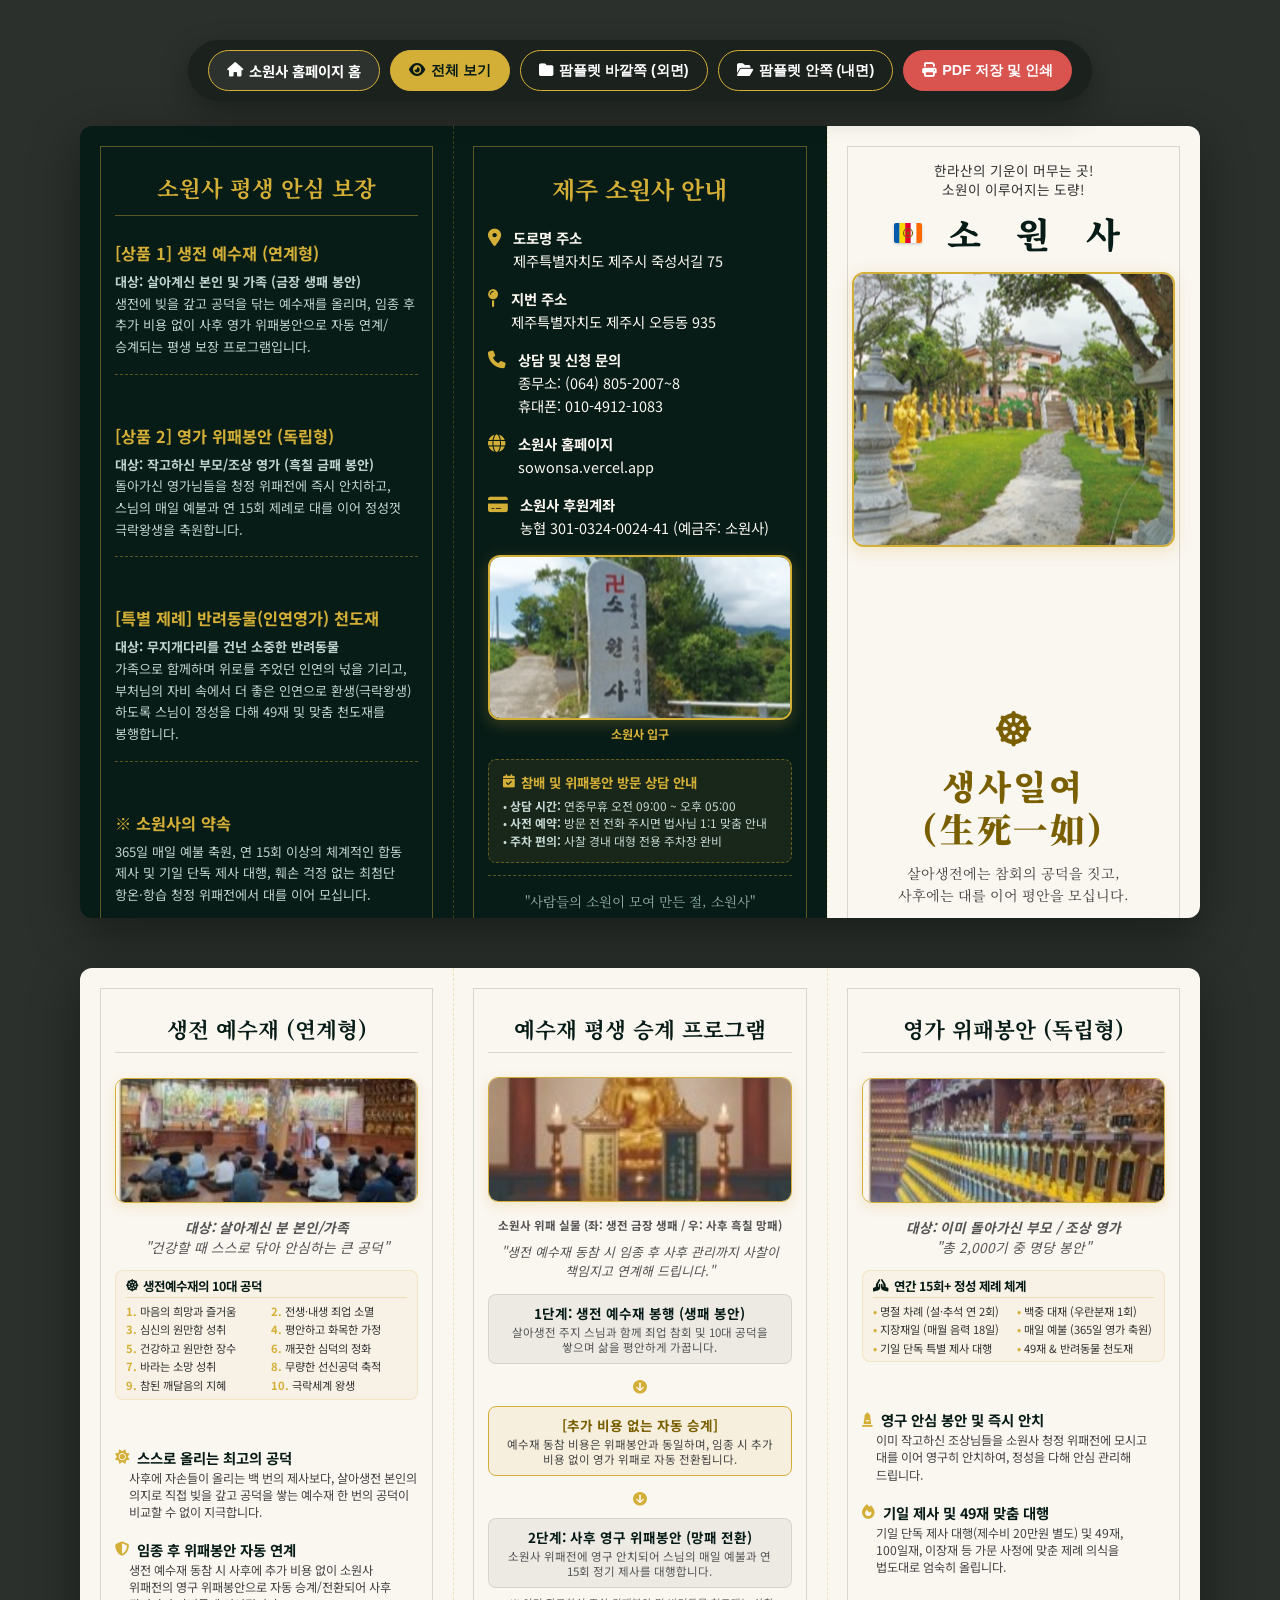
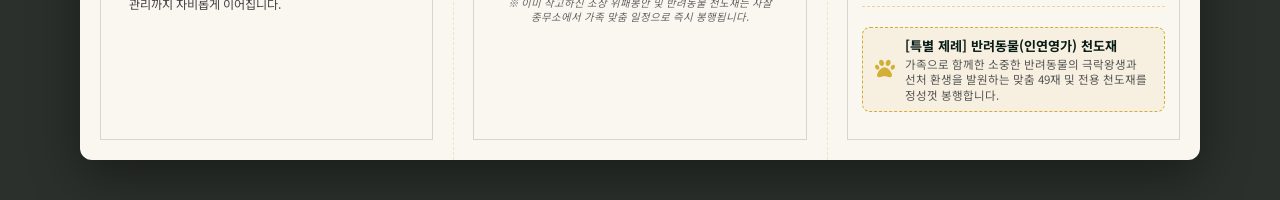
<file: pamphlet.html>
<!DOCTYPE html>
<html lang="ko">
<head>
  <meta charset="UTF-8">
  <meta name="viewport" content="width=device-width, initial-scale=1.0">
  <title>제주 소원사 홍보 팜플렛 시안</title>
  <link rel="stylesheet" href="https://cdnjs.cloudflare.com/ajax/libs/font-awesome/6.4.0/css/all.min.css">
  <link href="https://fonts.googleapis.com/css2?family=Noto+Sans+KR:wght@300;400;500;700;900&family=Noto+Serif+KR:wght@600;700;800;900&display=swap" rel="stylesheet">
  <style>
    :root {
      --bg-dark-zen: #081C17;
      --color-secondary: #D4AF37;
      --bg-light-paper: #FAF6F0;
      --text-dark: #081C17;
      --text-light: #FAF6F0;
      --border-gold: rgba(212, 175, 55, 0.4);
    }

    * {
      box-sizing: border-box;
      margin: 0;
      padding: 0;
    }

    body {
      background-color: #2b302c;
      font-family: 'Noto Sans KR', sans-serif;
      padding: 40px 20px;
      color: #333;
      display: flex;
      flex-direction: column;
      align-items: center;
      min-height: 100vh;
    }

    /* 컨트롤러 (인쇄 시 숨김) */
    .controls {
      background-color: #1b211d;
      padding: 10px 20px;
      border-radius: 50px;
      margin-bottom: 25px;
      display: flex;
      gap: 10px;
      box-shadow: 0 10px 30px rgba(0,0,0,0.3);
      z-index: 100;
      max-width: 95vw;
      overflow-x: auto;
      -webkit-overflow-scrolling: touch;
      white-space: nowrap;
    }

    .controls::-webkit-scrollbar {
      display: none;
    }

    .btn {
      padding: 9px 18px;
      border-radius: 30px;
      border: 1px solid var(--color-secondary);
      background-color: transparent;
      color: #fff;
      font-weight: 700;
      font-size: 0.9rem;
      cursor: pointer;
      transition: all 0.3s;
      display: inline-flex;
      align-items: center;
      gap: 6px;
      white-space: nowrap;
      flex-shrink: 0;
    }

    .btn:hover, .btn.active {
      background-color: var(--color-secondary);
      color: var(--bg-dark-zen);
    }

    .btn-print {
      background-color: #d9534f;
      border-color: #d9534f;
    }
    .btn-print:hover {
      background-color: #c9302c;
      border-color: #ac2925;
      color: #fff;
    }

    /* 팜플렛 컨테이너 */
    .brochure-container {
      display: flex;
      flex-direction: column;
      gap: 50px;
      width: 100%;
      max-width: 1120px; /* A4 가로 비율 최적화 */
    }

    .brochure-spread {
      background-color: var(--bg-light-paper);
      width: 1120px;
      height: 792px; /* 가로 297mm x 세로 210mm 비율 */
      border-radius: 12px;
      box-shadow: 0 15px 50px rgba(0,0,0,0.4);
      display: grid;
      grid-template-columns: 1fr 1fr 1fr;
      position: relative;
      overflow: hidden;
      transition: transform 0.5s ease;
      transform-origin: top center;
    }

    /* 접지선 표시 */
    .brochure-spread::after {
      content: '';
      position: absolute;
      top: 0;
      left: 33.333%;
      width: 1px;
      height: 100%;
      border-left: 1px dashed rgba(212, 175, 55, 0.25);
      pointer-events: none;
      z-index: 10;
    }
    .brochure-spread::before {
      content: '';
      position: absolute;
      top: 0;
      left: 66.666%;
      width: 1px;
      height: 100%;
      border-left: 1px dashed rgba(212, 175, 55, 0.25);
      pointer-events: none;
      z-index: 10;
    }

    /* 페이지 개별 스타일 */
    .page {
      padding: 45px 35px;
      display: flex;
      flex-direction: column;
      justify-content: space-between;
      position: relative;
      height: 100%;
      word-break: keep-all;
    }

    /* 외면 (짙은 청록색 커버 테마) */
    .spread-outside {
      background-color: var(--bg-dark-zen);
      color: var(--text-light);
    }

    /* 전통적인 테두리 장식 */
    .page-border {
      position: absolute;
      top: 20px;
      bottom: 20px;
      left: 20px;
      right: 20px;
      border: 1px solid var(--border-gold);
      pointer-events: none;
    }

    /* 타이틀 및 폰트 */
    .serif {
      font-family: 'Noto Serif KR', serif;
    }

    /* 각 페이지 세부 레이아웃 */
    
    /* 1면: 앞표지 (실제 인쇄본 최종안 1:1 매칭) */
    .page-cover {
      background-color: var(--bg-light-paper);
      color: var(--text-dark);
      text-align: center;
      display: flex;
      flex-direction: column;
      justify-content: space-between;
      padding: 35px 25px 20px 25px !important;
      position: relative;
    }
    .page-cover .page-border {
      border-color: rgba(8, 28, 23, 0.15);
    }
    .cover-top-phrase {
      font-size: 0.85rem;
      color: #333;
      margin-bottom: 8px;
      line-height: 1.4;
    }
    .cover-brand-header {
      display: flex;
      align-items: center;
      justify-content: center;
      gap: 12px;
      margin-bottom: 14px;
    }
    .cover-brand-title {
      font-size: 2.2rem;
      font-weight: 900;
      letter-spacing: 0.35em;
      color: #081C17;
      text-indent: 0.35em;
    }
    .cover-img-wrapper {
      width: 100%;
      height: 275px;
      border-radius: 12px;
      overflow: hidden;
      border: 2px solid var(--color-secondary);
      box-shadow: 0 4px 15px rgba(212, 175, 55, 0.25);
      margin-bottom: 0;
    }
    .cover-img-wrapper img {
      width: 100%;
      height: 100%;
      object-fit: cover;
    }
    .cover-bottom-group {
      margin-top: auto;
      margin-bottom: 10px;
    }
    .cover-wheel-icon {
      font-size: 2.2rem;
      color: #7a5f00;
      margin-bottom: 12px;
    }
    .cover-title-main {
      font-size: 2.15rem;
      font-weight: 900;
      color: #7a5f00;
      letter-spacing: 0.08em;
      margin-bottom: 12px;
      line-height: 1.25;
    }
    .cover-subtitle {
      font-size: 0.88rem;
      color: #444;
      line-height: 1.6;
      margin-bottom: 0;
    }
    .cover-pagination {
      font-size: 0.82rem;
      color: #888;
      text-align: right;
      width: 100%;
    }

    /* 6면: 뒷표지 (안내 정보) */
    .page-info {
      justify-content: space-between;
    }
    .info-header h3 {
      font-size: 1.5rem;
      color: var(--color-secondary);
      margin-bottom: 15px;
      text-align: center;
    }
    .info-list {
      display: flex;
      flex-direction: column;
      gap: 15px;
      margin-top: 20px;
    }
    .info-item {
      display: flex;
      gap: 12px;
      font-size: 0.9rem;
      line-height: 1.6;
    }
    .info-item i {
      color: var(--color-secondary);
      font-size: 1.1rem;
      margin-top: 3px;
    }
    .info-footer {
      text-align: center;
      font-size: 0.85rem;
      color: #90AFA7;
      border-top: 1px dashed var(--border-gold);
      padding-top: 15px;
    }

    /* 2면: 안쪽 날개 (경쟁력) */
    .page-wing {
      color: var(--text-light);
      display: flex;
      flex-direction: column;
      justify-content: space-between;
      height: 100%;
    }
    .wing-title {
      font-size: 1.4rem;
      color: var(--color-secondary);
      margin-bottom: 0;
      text-align: center;
      border-bottom: 1px solid var(--border-gold);
      padding-bottom: 12px;
    }
    .wing-list {
      display: flex;
      flex-direction: column;
      justify-content: space-between;
      flex: 1;
      margin-top: 25px;
      margin-bottom: 5px;
    }
    .wing-item {
      padding-bottom: 16px;
      border-bottom: 1px dashed var(--border-gold);
    }
    .wing-item:last-child {
      border-bottom: none;
      padding-bottom: 0;
    }
    .wing-item h5 {
      font-size: 1.02rem;
      font-weight: 700;
      color: var(--color-secondary);
      margin-bottom: 6px;
      display: flex;
      align-items: center;
      gap: 6px;
    }
    .wing-item p {
      font-size: 0.82rem;
      color: #C0D2CD;
      line-height: 1.65;
    }

    /* 내면 (밝은 미색 한지 테마) */
    .spread-inside {
      background-color: var(--bg-light-paper);
      color: var(--text-dark);
    }
    .spread-inside .page-border {
      border-color: rgba(8, 28, 23, 0.15);
    }

    .inside-title {
      font-size: 1.35rem;
      font-weight: 700;
      color: var(--bg-dark-zen);
      margin-bottom: 15px;
      text-align: center;
      border-bottom: 1px solid rgba(8, 28, 23, 0.15);
      padding-bottom: 8px;
    }
    .inside-subtitle {
      font-size: 0.85rem;
      font-style: italic;
      color: #555;
      text-align: center;
      margin-bottom: 20px;
      line-height: 1.5;
    }

    .content-box {
      display: flex;
      flex-direction: column;
      gap: 15px;
    }
    .content-item h5 {
      font-size: 0.95rem;
      font-weight: 700;
      color: var(--bg-dark-zen);
      margin-bottom: 4px;
      display: flex;
      align-items: center;
      gap: 8px;
    }
    .content-item h5 i {
      color: var(--color-secondary);
    }
    .content-item p {
      font-size: 0.82rem;
      color: #444;
      line-height: 1.6;
      padding-left: 18px;
    }

    /* 4면: 가운데 연계 흐름도 전용 */
    .flow-container {
      display: flex;
      flex-direction: column;
      gap: 8px;
      margin-top: 10px;
      align-items: center;
    }
    .flow-card {
      background-color: rgba(8, 28, 23, 0.05);
      border: 1px solid rgba(8, 28, 23, 0.1);
      border-radius: 8px;
      padding: 10px;
      width: 100%;
      text-align: center;
    }
    .flow-card h6 {
      font-size: 0.88rem;
      font-weight: 700;
      color: var(--bg-dark-zen);
      margin-bottom: 2px;
    }
    .flow-card p {
      font-size: 0.75rem;
      color: #555;
      line-height: 1.4;
    }
    .flow-arrow-icon {
      font-size: 1rem;
      color: var(--color-secondary);
      margin: 1px 0;
    }

    /* 위패 실물 이미지 및 캡션 (좌우 이미지와 125px 높이 및 마진 완벽 일치) */
    .wipae-img-wrapper {
      margin: 6px 0 10px 0;
      border-radius: 10px;
      overflow: hidden;
      height: 125px;
      width: 100%;
      border: 1.5px solid var(--color-secondary);
      box-shadow: 0 4px 12px rgba(212, 175, 55, 0.2);
    }
    .wipae-img-wrapper img {
      width: 100%;
      height: 100%;
      object-fit: cover;
    }
    .wipae-caption {
      font-size: 0.72rem;
      color: #555;
      text-align: center;
      margin-top: 1px;
      font-weight: bold;
    }

    /* 생전예수재 10대 공덕 grid */
    .merits-grid {
      display: grid;
      grid-template-columns: 1fr 1fr;
      gap: 4px 8px;
      background: rgba(212, 175, 55, 0.05);
      border: 1px solid rgba(212, 175, 55, 0.2);
      border-radius: 8px;
      padding: 6px 10px;
    }
    .merits-title-wrapper {
      grid-column: span 2;
      border-bottom: 1px solid rgba(212, 175, 55, 0.3);
      padding-bottom: 2px;
      margin-bottom: 2px;
    }
    .merits-title {
      font-size: 0.78rem;
      font-weight: 700;
      color: var(--bg-dark-zen);
      display: flex;
      align-items: center;
      gap: 5px;
    }
    .merit-item {
      font-size: 0.7rem;
      color: #333;
      line-height: 1.3;
      display: flex;
      gap: 3px;
    }
    .merit-num {
      color: var(--color-secondary);
      font-weight: bold;
    }

    /* 반려동물 천도재 안내 카드 */
    .pet-card {
      margin-top: 15px;
      background-color: rgba(212, 175, 55, 0.08);
      border: 1px dashed var(--color-secondary);
      border-radius: 8px;
      padding: 8px 12px;
      display: flex;
      align-items: center;
      gap: 10px;
    }
    .pet-card i {
      color: var(--color-secondary);
      font-size: 1.25rem;
      flex-shrink: 0;
    }
    .pet-card h6 {
      font-size: 0.82rem;
      font-weight: 700;
      color: var(--bg-dark-zen);
      margin-bottom: 2px;
    }
    .pet-card p {
      font-size: 0.72rem;
      color: #555;
      line-height: 1.35;
    }

    /* 화면 인쇄 가이드라인 */
    @page {
      size: A4 landscape;
      margin: 0;
    }
    @media print {
      body {
        background-color: #fff;
        padding: 0;
        margin: 0;
      }
      .controls {
        display: none !important;
      }
      .brochure-container {
        gap: 0;
      }
      .brochure-spread {
        box-shadow: none;
        border-radius: 0;
        page-break-after: always;
        width: 297mm;
        height: 210mm;
        transform: none !important;
      }
      /* 접지선 인쇄 안 됨 */
      .brochure-spread::after, .brochure-spread::before {
        display: none !important;
      }
    }

    /* 모바일 및 태블릿 화면 최적화 (가로 분할 스크롤/단일 컬럼) */
    @media screen and (max-width: 1160px) {
      body {
        padding: 20px 10px;
      }
      .controls {
        position: sticky;
        top: 10px;
        width: calc(100vw - 20px);
        margin-bottom: 20px;
        padding: 8px 12px;
      }
      .btn {
        padding: 7px 14px;
        font-size: 0.82rem;
      }
      .brochure-container {
        gap: 35px;
        width: 100%;
      }
      .brochure-spread {
        width: 100% !important;
        height: auto !important;
        display: flex !important;
        flex-direction: column !important;
        border-radius: 14px;
        box-shadow: 0 10px 30px rgba(0,0,0,0.3);
      }
      .brochure-spread::after, .brochure-spread::before {
        display: none !important;
      }
      .page {
        min-height: auto !important;
        padding: 40px 24px !important;
        border-bottom: 1px dashed rgba(212, 175, 55, 0.3);
      }
      .page:last-child {
        border-bottom: none;
      }
      .page-border {
        top: 12px;
        bottom: 12px;
        left: 12px;
        right: 12px;
      }
    }
  </style>
</head>
<body>

  <!-- 컨트롤 가이드 -->
  <div class="controls">
    <a href="index.html" class="btn" style="text-decoration: none; background: rgba(255,255,255,0.08);"><i class="fa-solid fa-house"></i> 소원사 홈페이지 홈</a>
    <button class="btn active" id="btn-show-all" onclick="filterSpread('all')"><i class="fa-solid fa-eye"></i> 전체 보기</button>
    <button class="btn" id="btn-show-outside" onclick="filterSpread('outside')"><i class="fa-solid fa-folder"></i> 팜플렛 바깥쪽 (외면)</button>
    <button class="btn" id="btn-show-inside" onclick="filterSpread('inside')"><i class="fa-solid fa-folder-open"></i> 팜플렛 안쪽 (내면)</button>
    <button class="btn btn-print" onclick="window.print()"><i class="fa-solid fa-print"></i> PDF 저장 및 인쇄</button>
  </div>

  <!-- 팜플렛 컨테이너 -->
  <div class="brochure-container" id="brochure">

    <!-- 1. 바깥쪽 지면 (외면) -->
    <div class="brochure-spread spread-outside" id="spread-outside-view">
      
      <!-- [왼쪽 면] 2면: 안쪽 날개 (소원사 경쟁력) -->
      <div class="page page-wing">
        <div class="page-border"></div>
        <h4 class="serif wing-title">소원사 평생 안심 보장</h4>
        <div class="wing-list">
          <div class="wing-item">
            <h5>[상품 1] 생전 예수재 (연계형)</h5>
            <p><strong>대상: 살아계신 본인 및 가족 (금장 생패 봉안)</strong><br>생전에 빚을 갚고 공덕을 닦는 예수재를 올리며, 임종 후 추가 비용 없이 사후 영가 위패봉안으로 자동 연계/승계되는 평생 보장 프로그램입니다.</p>
          </div>
          <div class="wing-item">
            <h5>[상품 2] 영가 위패봉안 (독립형)</h5>
            <p><strong>대상: 작고하신 부모/조상 영가 (흑칠 금패 봉안)</strong><br>돌아가신 영가님들을 청정 위패전에 즉시 안치하고, 스님의 매일 예불과 연 15회 제례로 대를 이어 정성껏 극락왕생을 축원합니다.</p>
          </div>
          <div class="wing-item">
            <h5>[특별 제례] 반려동물(인연영가) 천도재</h5>
            <p><strong>대상: 무지개다리를 건넌 소중한 반려동물</strong><br>가족으로 함께하며 위로를 주었던 인연의 넋을 기리고, 부처님의 자비 속에서 더 좋은 인연으로 환생(극락왕생)하도록 스님이 정성을 다해 49재 및 맞춤 천도재를 봉행합니다.</p>
          </div>
          <div class="wing-item">
            <h5>※ 소원사의 약속</h5>
            <p>365일 매일 예불 축원, 연 15회 이상의 체계적인 합동 제사 및 기일 단독 제사 대행, 훼손 걱정 없는 최첨단 항온·항습 청정 위패전에서 대를 이어 모십니다.</p>
          </div>
        </div>
      </div>

      <!-- [가운데 면] 6면: 뒷표지 (사찰 정보 및 약도) -->
      <div class="page page-info">
        <div class="page-border"></div>
        <div class="info-header">
          <h3 class="serif">제주 소원사 안내</h3>
          <div class="info-list">
            <div class="info-item">
              <i class="fa-solid fa-location-dot"></i>
              <div>
                <strong>도로명 주소</strong><br>
                제주특별자치도 제주시 죽성서길 75
              </div>
            </div>
            <div class="info-item">
              <i class="fa-solid fa-map-pin"></i>
              <div>
                <strong>지번 주소</strong><br>
                제주특별자치도 제주시 오등동 935
              </div>
            </div>
            <div class="info-item">
              <i class="fa-solid fa-phone"></i>
              <div>
                <strong>상담 및 신청 문의</strong><br>
                종무소: (064) 805-2007~8<br>
                휴대폰: 010-4912-1083
              </div>
            </div>
            <div class="info-item">
              <i class="fa-solid fa-globe"></i>
              <div>
                <strong>소원사 홈페이지</strong><br>
                sowonsa.vercel.app
              </div>
            </div>
            <div class="info-item">
              <i class="fa-solid fa-credit-card"></i>
              <div>
                <strong>소원사 후원계좌</strong><br>
                농협 301-0324-0024-41 (예금주: 소원사)
              </div>
            </div>
          </div>
        </div>

        <!-- 사찰 입구 비석 이미지 (금색 라운드 테두리 적용) -->
        <div style="margin: 15px auto 5px auto; width: 100%; height: 165px; border-radius: 12px; overflow: hidden; border: 2px solid var(--color-secondary); box-shadow: 0 4px 15px rgba(212, 175, 55, 0.25);">
          <img src="./images/sowonsa_real_entrance_monument.png" alt="소원사 입구 표지석" style="width: 100%; height: 100%; object-fit: cover;">
        </div>
        <p style="font-size: 0.76rem; color: var(--color-secondary); text-align: center; margin-bottom: 8px; font-weight: 700;">소원사 입구</p>

        <!-- 방문 및 참배 안내 박스 -->
        <div style="background: rgba(212, 175, 55, 0.08); border: 1px dashed var(--border-gold); border-radius: 8px; padding: 12px 14px; margin: 8px 0 12px 0;">
          <h6 style="color: var(--color-secondary); font-size: 0.84rem; font-weight: 700; margin-bottom: 5px; display: flex; align-items: center; gap: 6px;">
            <i class="fa-solid fa-calendar-check"></i> 참배 및 위패봉안 방문 상담 안내
          </h6>
          <p style="font-size: 0.74rem; color: #C5D8D3; line-height: 1.5;">
            • <strong>상담 시간:</strong> 연중무휴 오전 09:00 ~ 오후 05:00<br>
            • <strong>사전 예약:</strong> 방문 전 전화 주시면 법사님 1:1 맞춤 안내<br>
            • <strong>주차 편의:</strong> 사찰 경내 대형 전용 주차장 완비
          </p>
        </div>

        <div class="info-footer serif">
          "사람들의 소원이 모여 만든 절, 소원사"
        </div>
      </div>

      <!-- [오른쪽 면] 1면: 앞표지 (인쇄본 최종안 1:1 완벽 일치) -->
      <div class="page page-cover">
        <div class="page-border"></div>
        
        <!-- 상단 영역 (문구, 로고, 사진) -->
        <div class="cover-top-group">
          <p class="cover-top-phrase">한라산의 기운이 머무는 곳!<br>소원이 이루어지는 도량!</p>
          <div class="cover-brand-header">
            <!-- 불교 오색기/법륜 심볼 -->
            <svg width="28" height="20" viewBox="0 0 28 20" style="border-radius: 2px; box-shadow: 0 1px 3px rgba(0,0,0,0.2);">
              <rect width="5.6" height="20" fill="#005BAA"/>
              <rect x="5.6" width="5.6" height="20" fill="#FFD700"/>
              <rect x="11.2" width="5.6" height="20" fill="#E4002B"/>
              <rect x="16.8" width="5.6" height="20" fill="#FFFFFF"/>
              <rect x="22.4" width="5.6" height="20" fill="#FF6900"/>
              <circle cx="14" cy="10" r="4.5" fill="none" stroke="#7a5f00" stroke-width="1.2"/>
              <circle cx="14" cy="10" r="1.5" fill="#7a5f00"/>
            </svg>
            <h2 class="serif cover-brand-title">소 원 사</h2>
          </div>

          <!-- 실물 팜플렛 표지 사진 (고화질 해수관세음보살길과 전경) -->
          <div class="cover-img-wrapper">
            <img src="./images/sowonsa_real_cover_path.png" alt="소원사 해수관세음보살길과 전경">
          </div>
        </div>

        <!-- 하단 영역 (생사일여 타이틀 & 부제: 아래쪽으로 이동) -->
        <div class="cover-bottom-group">
          <div class="cover-wheel-icon">
            <i class="fa-solid fa-dharmachakra"></i>
          </div>

          <h3 class="serif cover-title-main">생사일여(生死一如)</h3>
          <p class="cover-subtitle serif">
            살아생전에는 참회의 공덕을 짓고,<br>
            사후에는 대를 이어 평안을 모십니다.
          </p>
        </div>

        <div class="cover-pagination serif">1/2</div>
      </div>

    </div>

    <!-- 2. 안쪽 지면 (내면) -->
    <div class="brochure-spread spread-inside" id="spread-inside-view">
      
      <!-- [왼쪽 면] 3면: 생전 (생전 예수재) -->
      <div class="page" style="justify-content: flex-start; gap: 4px;">
        <div class="page-border"></div>
        <h4 class="serif inside-title">생전 예수재 (연계형)</h4>
        
        <!-- 생전 예수재 의식 사진 (높이 125px 통일 & 금색 라운드 테두리) -->
        <div class="brochure-img-wrapper" style="margin: 6px 0 10px 0; border-radius: 10px; overflow: hidden; height: 125px; border: 1.5px solid var(--color-secondary); box-shadow: 0 4px 12px rgba(212, 175, 55, 0.2);">
          <img src="./images/pamphlet_yesujae_ceremony.jpg" alt="소원사 생전 예수재 법회 봉행 전경" style="width: 100%; height: 100%; object-fit: cover;">
        </div>

        <p class="inside-subtitle" style="margin-bottom: 8px;"><strong>대상: 살아계신 분 본인/가족</strong><br>"건강할 때 스스로 닦아 안심하는 큰 공덕"</p>

        <!-- 예수재 10대 공덕 추가 (현수막 이미지 기반) -->
        <div class="merits-grid" style="margin-bottom: 8px;">
          <div class="merits-title-wrapper">
            <h6 class="merits-title"><i class="fa-solid fa-dharmachakra"></i> 생전예수재의 10대 공덕</h6>
          </div>
          <div class="merit-item"><span class="merit-num">1.</span> 마음의 희망과 즐거움</div>
          <div class="merit-item"><span class="merit-num">2.</span> 전생·내생 죄업 소멸</div>
          <div class="merit-item"><span class="merit-num">3.</span> 심신의 원만함 성취</div>
          <div class="merit-item"><span class="merit-num">4.</span> 평안하고 화목한 가정</div>
          <div class="merit-item"><span class="merit-num">5.</span> 건강하고 원만한 장수</div>
          <div class="merit-item"><span class="merit-num">6.</span> 깨끗한 심덕의 정화</div>
          <div class="merit-item"><span class="merit-num">7.</span> 바라는 소망 성취</div>
          <div class="merit-item"><span class="merit-num">8.</span> 무량한 선신공덕 축적</div>
          <div class="merit-item"><span class="merit-num">9.</span> 참된 깨달음의 지혜</div>
          <div class="merit-item"><span class="merit-num">10.</span> 극락세계 왕생</div>
        </div>

        <div class="content-box" style="gap: 18px; margin-top: 35px;">
          <div class="content-item">
            <h5 style="font-size: 0.9rem; margin-bottom: 2px;"><i class="fa-solid fa-sun"></i> 스스로 올리는 최고의 공덕</h5>
            <p style="font-size: 0.76rem; line-height: 1.4; padding-left: 14px; color: #444;">사후에 자손들이 올리는 백 번의 제사보다, 살아생전 본인의 의지로 직접 빚을 갚고 공덕을 쌓는 예수재 한 번의 공덕이 비교할 수 없이 지극합니다.</p>
          </div>
          <div class="content-item">
            <h5 style="font-size: 0.9rem; margin-bottom: 2px;"><i class="fa-solid fa-shield-halved"></i> 임종 후 위패봉안 자동 연계</h5>
            <p style="font-size: 0.76rem; line-height: 1.4; padding-left: 14px; color: #444;">생전 예수재 동참 시 사후에 추가 비용 없이 소원사 위패전의 영구 위패봉안으로 자동 승계/전환되어 사후 관리까지 자비롭게 이어집니다.</p>
          </div>
        </div>
      </div>

      <!-- [가운데 면] 4면: 연계 평생 프로그램 -->
      <div class="page" style="justify-content: flex-start; gap: 4px;">
        <div class="page-border"></div>
        <h4 class="serif inside-title">예수재 평생 승계 프로그램</h4>

        <!-- 소원사 위패 실물 사진 추가 -->
        <div class="wipae-img-wrapper" style="margin-top: 5px;">
          <img src="./images/pamphlet_wipae_samples.jpg" alt="소원사 위패 실물 (생패 / 망패)">
        </div>
        <p class="wipae-caption" style="margin-bottom: 5px;">소원사 위패 실물 (좌: 생전 금장 생패 / 우: 사후 흑칠 망패)</p>
        
        <p class="inside-subtitle" style="margin-bottom: 5px; font-size: 0.8rem; line-height: 1.5; text-align: center;">
          "생전 예수재 동참 시 임종 후 사후 관리까지 사찰이 책임지고 연계해 드립니다."
        </p>

        <div class="flow-container" style="margin-top: 5px;">
          <div class="flow-card" style="padding: 8px;">
            <h6 style="font-size: 0.85rem;">1단계: 생전 예수재 봉행 (생패 봉안)</h6>
            <p style="font-size: 0.72rem; line-height: 1.3;">살아생전 주지 스님과 함께 죄업 참회 및 10대 공덕을 쌓으며 삶을 평안하게 가꿉니다.</p>
          </div>
          <div class="flow-arrow-icon">
            <i class="fa-solid fa-circle-arrow-down" style="font-size: 0.85rem;"></i>
          </div>
          <div class="flow-card" style="background-color: rgba(212, 175, 55, 0.1); border-color: var(--color-secondary); padding: 8px;">
            <h6 style="font-size: 0.85rem; color: #7a5f00;">[추가 비용 없는 자동 승계]</h6>
            <p style="font-size: 0.72rem; line-height: 1.3; color: #444;">예수재 동참 비용은 위패봉안과 동일하며, 임종 시 추가 비용 없이 영가 위패로 자동 전환됩니다.</p>
          </div>
          <div class="flow-arrow-icon">
            <i class="fa-solid fa-circle-arrow-down" style="font-size: 0.85rem;"></i>
          </div>
          <div class="flow-card" style="padding: 8px;">
            <h6 style="font-size: 0.85rem;">2단계: 사후 영구 위패봉안 (망패 전환)</h6>
            <p style="font-size: 0.72rem; line-height: 1.3;">소원사 위패전에 영구 안치되어 스님의 매일 예불과 연 15회 정기 제사를 대행합니다.</p>
          </div>
        </div>
        <p style="font-size: 0.65rem; color: #666; text-align: center; margin-top: 4px; font-style: italic; line-height: 1.3;">
          ※ 이미 작고하신 조상 위패봉안 및 반려동물 천도재는 사찰 종무소에서 가족 맞춤 일정으로 즉시 봉행됩니다.
        </p>
      </div>

      <!-- [오른쪽 면] 5면: 사후 (영가 위패봉안) -->
      <div class="page" style="justify-content: flex-start; gap: 4px;">
        <div class="page-border"></div>
        <h4 class="serif inside-title">영가 위패봉안 (독립형)</h4>
        
        <!-- 소원사 위패전 전경 (높이 125px 통일 & 금색 라운드 테두리) -->
        <div class="brochure-img-wrapper" style="margin: 6px 0 10px 0; border-radius: 10px; overflow: hidden; height: 125px; border: 1.5px solid var(--color-secondary); box-shadow: 0 4px 12px rgba(212, 175, 55, 0.2);">
          <img src="./images/pamphlet_wipae_hall_clean.jpg" alt="소원사 위패전 전경" style="width: 100%; height: 100%; object-fit: cover;">
        </div>

        <p class="inside-subtitle" style="margin-bottom: 8px;"><strong>대상: 이미 돌아가신 부모 / 조상 영가</strong><br>"총 2,000기 중 명당 봉안"</p>

        <!-- 정성 제례 체계 추가 (기획안 기반) -->
        <div class="merits-grid" style="margin-bottom: 8px;">
          <div class="merits-title-wrapper">
            <h6 class="merits-title"><i class="fa-solid fa-hands-praying"></i> 연간 15회+ 정성 제례 체계</h6>
          </div>
          <div class="merit-item"><span class="merit-num">•</span> 명절 차례 (설·추석 연 2회)</div>
          <div class="merit-item"><span class="merit-num">•</span> 백중 대재 (우란분재 1회)</div>
          <div class="merit-item"><span class="merit-num">•</span> 지장재일 (매월 음력 18일)</div>
          <div class="merit-item"><span class="merit-num">•</span> 매일 예불 (365일 영가 축원)</div>
          <div class="merit-item"><span class="merit-num">•</span> 기일 단독 특별 제사 대행</div>
          <div class="merit-item"><span class="merit-num">•</span> 49재 & 반려동물 천도재</div>
        </div>

        <div class="content-box" style="gap: 18px; margin-top: 35px;">
          <div class="content-item">
            <h5 style="font-size: 0.9rem; margin-bottom: 2px;"><i class="fa-solid fa-monument"></i> 영구 안심 봉안 및 즉시 안치</h5>
            <p style="font-size: 0.76rem; line-height: 1.4; padding-left: 14px; color: #444;">이미 작고하신 조상님들을 소원사 청정 위패전에 모시고 대를 이어 영구히 안치하여, 정성을 다해 안심 관리해 드립니다.</p>
          </div>
          <div class="content-item">
            <h5 style="font-size: 0.9rem; margin-bottom: 2px;"><i class="fa-solid fa-fire"></i> 기일 제사 및 49재 맞춤 대행</h5>
            <p style="font-size: 0.76rem; line-height: 1.4; padding-left: 14px; color: #444;">기일 단독 제사 대행(제수비 20만원 별도) 및 49재, 100일재, 이장재 등 가문 사정에 맞춘 제례 의식을 법도대로 엄숙히 올립니다.</p>
          </div>
        </div>

        <!-- 구분선 (조상 영가 봉안과 반려동물 특별 제례 구분) -->
        <div style="border-top: 1px dashed rgba(212, 175, 55, 0.45); margin: 26px 0 16px 0; width: 100%;"></div>

        <!-- 반려동물 천도재 안내 카드 -->
        <div class="pet-card" style="margin-top: 0;">
          <i class="fa-solid fa-paw"></i>
          <div>
            <h6>[특별 제례] 반려동물(인연영가) 천도재</h6>
            <p>가족으로 함께한 소중한 반려동물의 극락왕생과 선처 환생을 발원하는 맞춤 49재 및 전용 천도재를 정성껏 봉행합니다.</p>
          </div>
        </div>
      </div>

    </div>

  </div>

  <script>
    function filterSpread(type) {
      const outside = document.getElementById('spread-outside-view');
      const inside = document.getElementById('spread-inside-view');
      
      const btnAll = document.getElementById('btn-show-all');
      const btnOut = document.getElementById('btn-show-outside');
      const btnIn = document.getElementById('btn-show-inside');
      
      btnAll.classList.remove('active');
      btnOut.classList.remove('active');
      btnIn.classList.remove('active');
      
      if (type === 'all') {
        outside.style.display = 'grid';
        inside.style.display = 'grid';
        btnAll.classList.add('active');
      } else if (type === 'outside') {
        outside.style.display = 'grid';
        inside.style.display = 'none';
        btnOut.classList.add('active');
      } else if (type === 'inside') {
        outside.style.display = 'none';
        inside.style.display = 'grid';
        btnIn.classList.add('active');
      }
    }
  </script>
</body>
</html>
</file>
